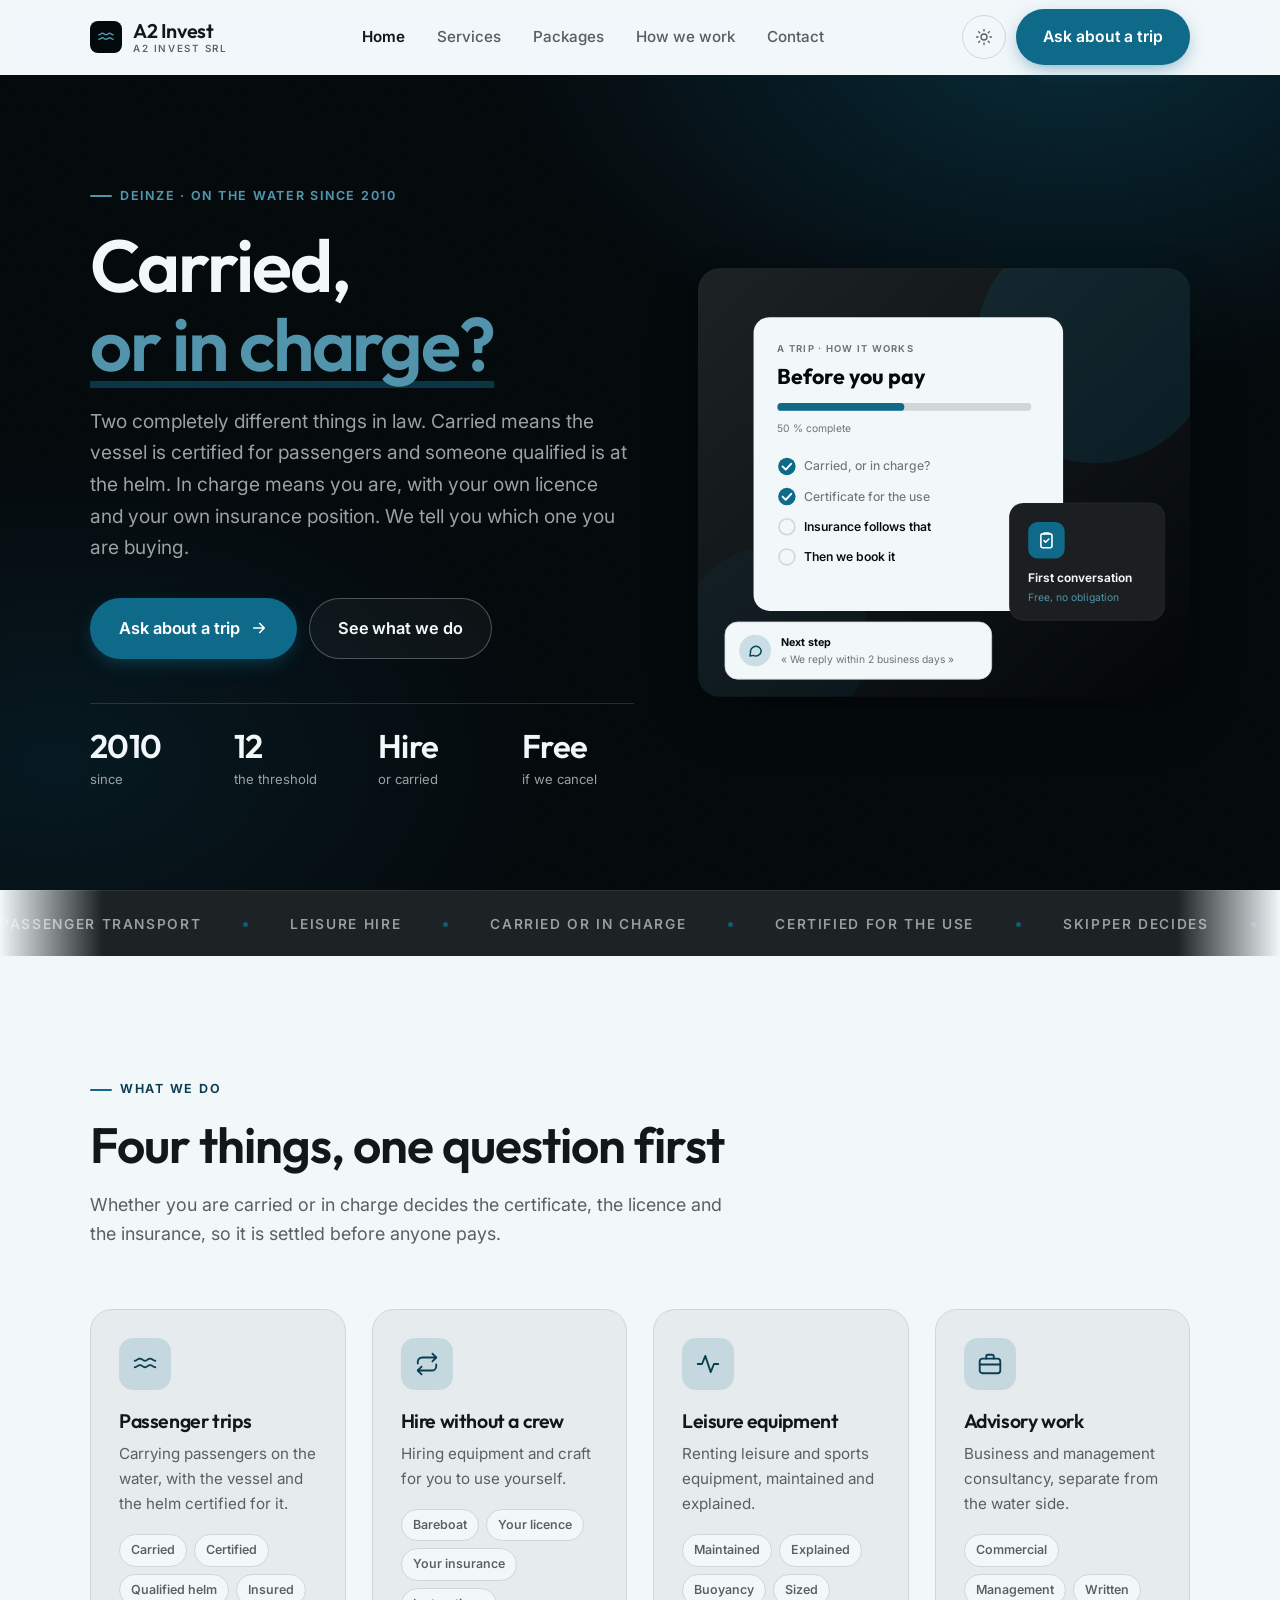
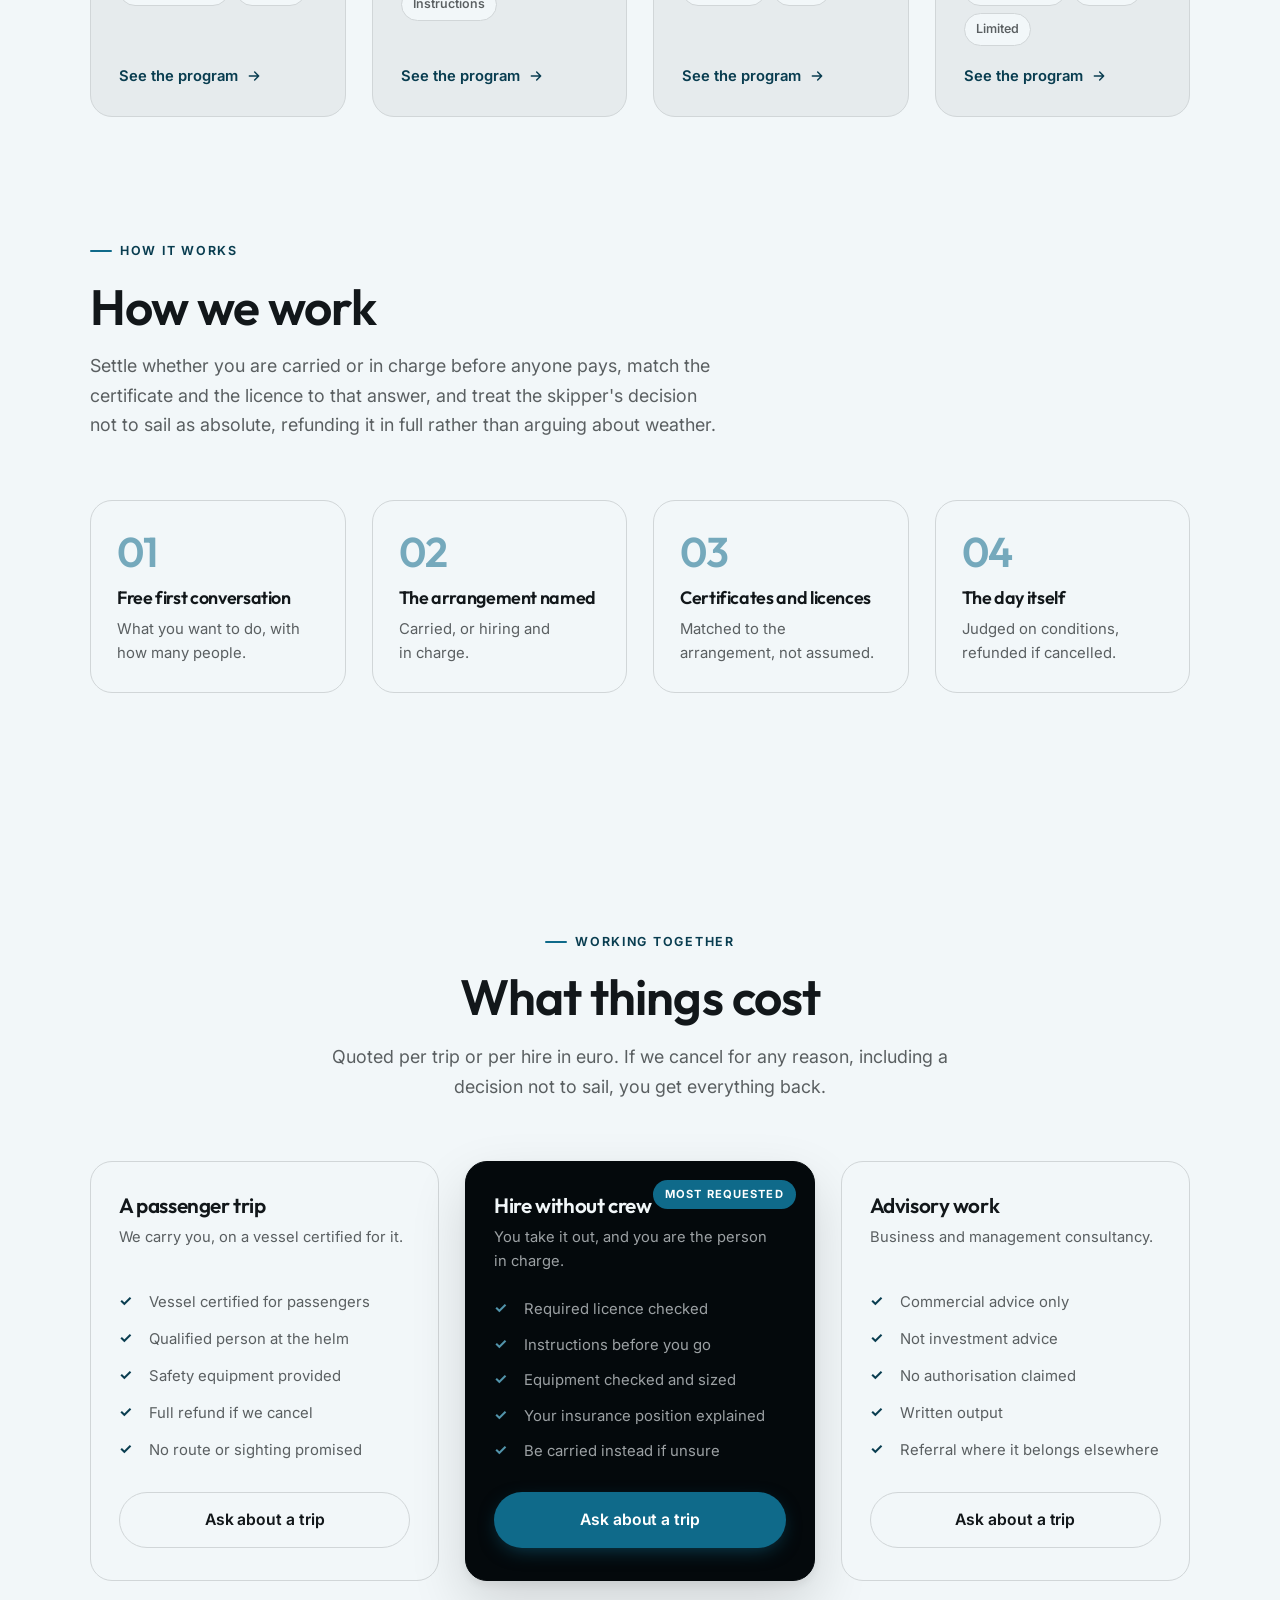
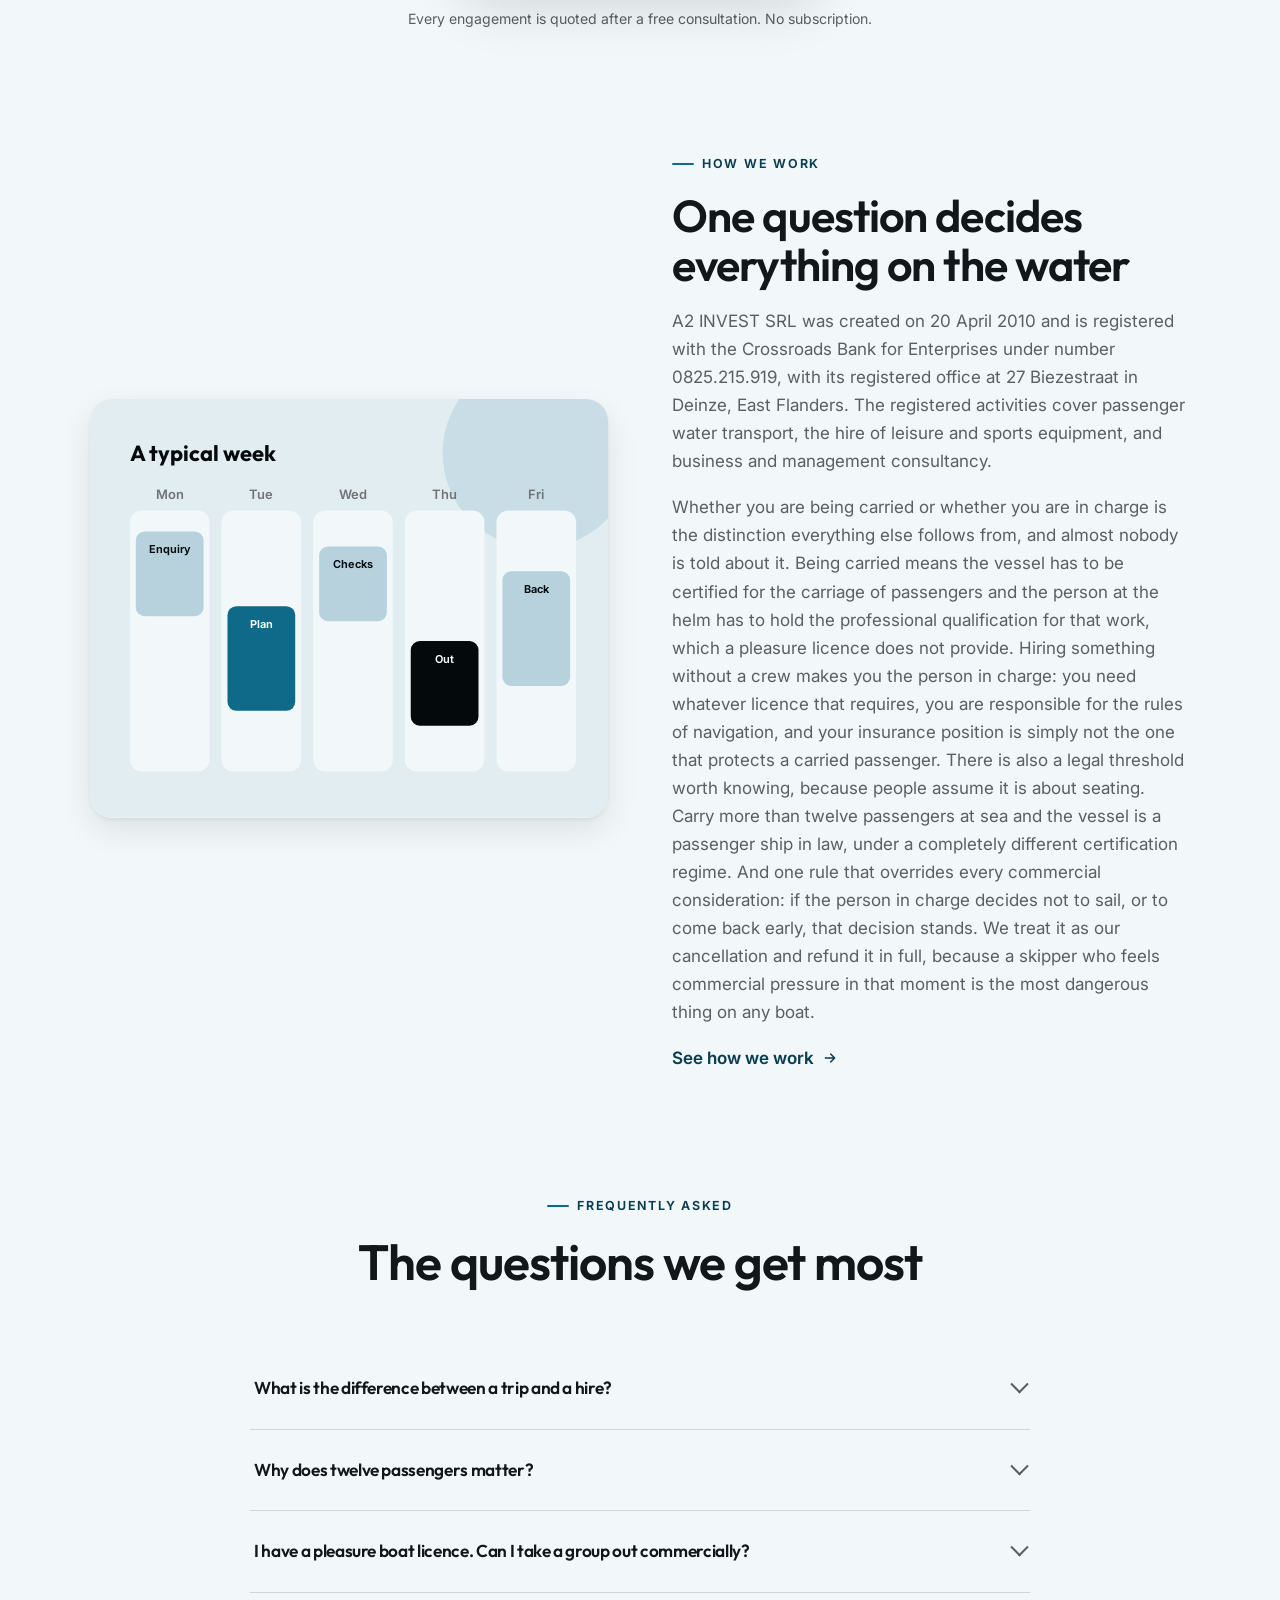
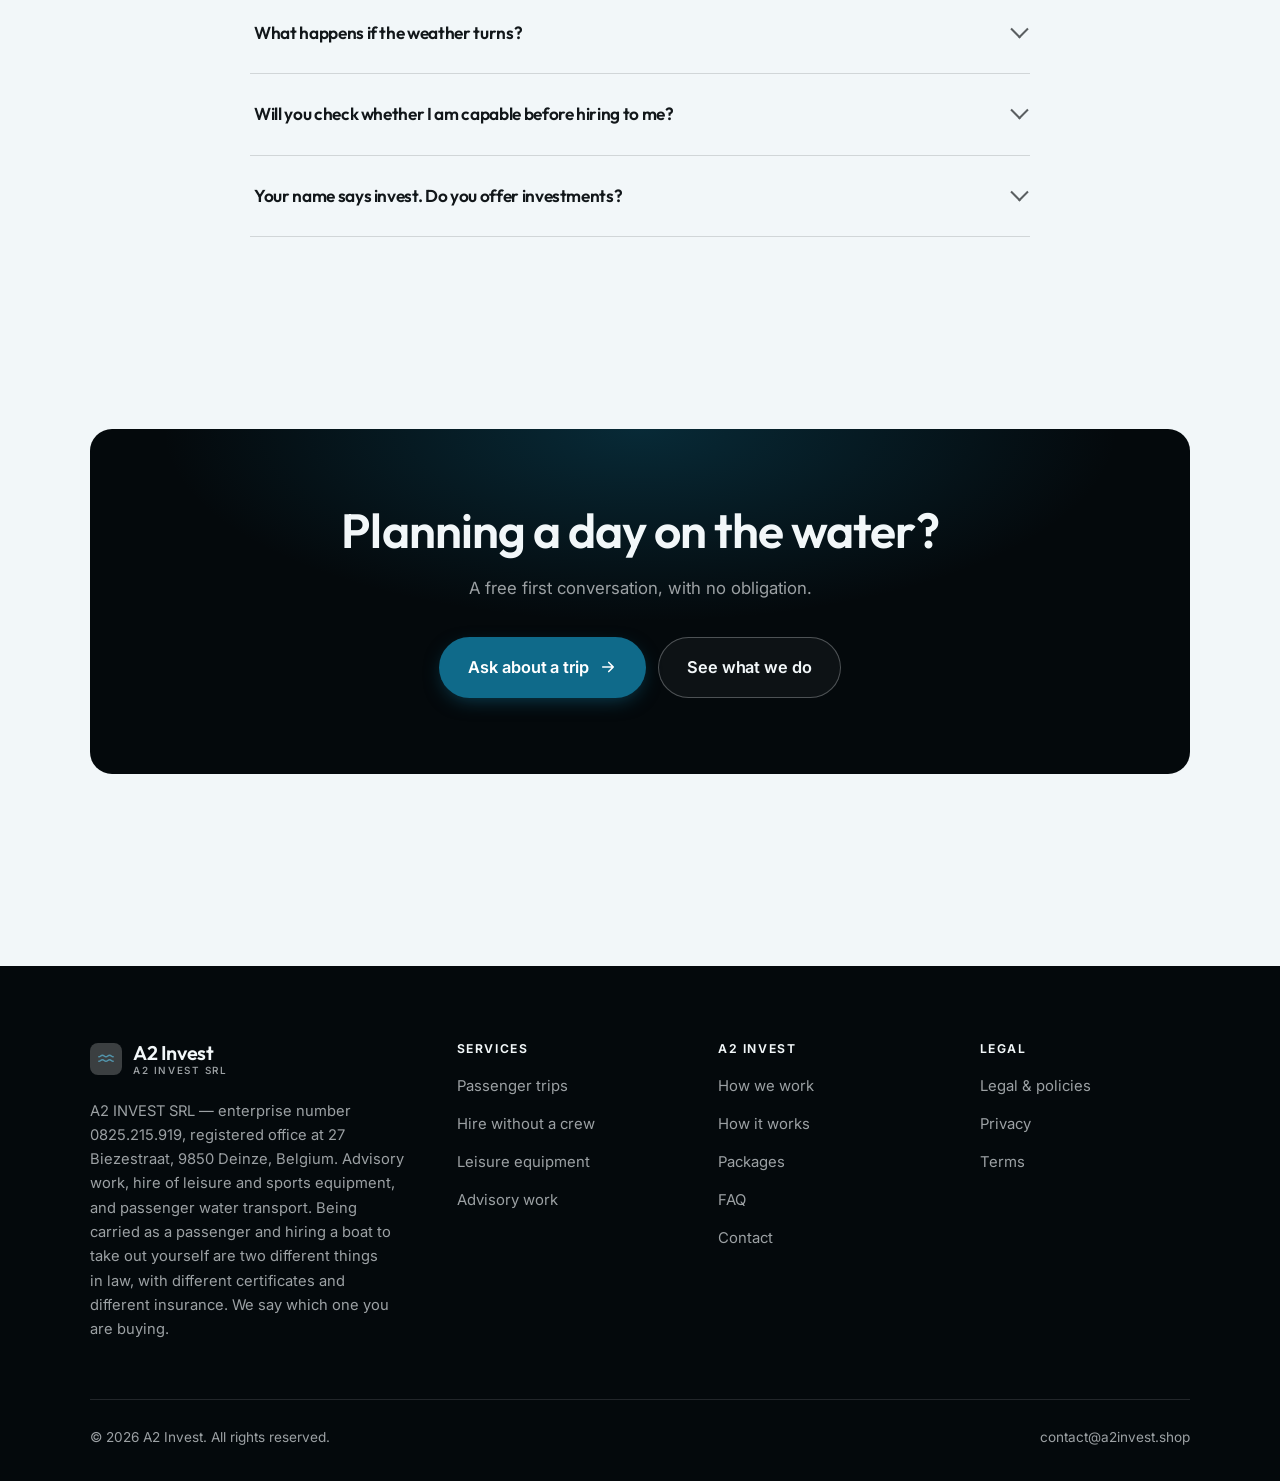
<file: index.html>
<!DOCTYPE html>
<html lang="en" class="no-js">
<head>
<meta charset="utf-8">
<meta name="viewport" content="width=device-width, initial-scale=1">
<title>A2 Invest — passenger water transport and leisure hire, Deinze</title>
<meta name="description" content="A2 INVEST SRL, passenger water transport, leisure and sports equipment hire and advisory work, from Deinze in East Flanders since 2010.">
<link rel="canonical" href="https://a2invest.shop/">

<meta property="og:type" content="website">
<meta property="og:url" content="https://a2invest.shop/">
<meta property="og:site_name" content="A2 Invest">
<meta property="og:locale" content="en_US">
<meta property="og:title" content="A2 Invest — passenger water transport and leisure hire, Deinze">
<meta property="og:description" content="A2 INVEST SRL, passenger water transport, leisure and sports equipment hire and advisory work, from Deinze in East Flanders since 2010.">
<meta name="theme-color" content="#04090c">

<link rel="icon" href="assets/img/favicon.svg" type="image/svg+xml">
<link rel="preconnect" href="https://fonts.googleapis.com">
<link rel="preconnect" href="https://fonts.gstatic.com" crossorigin>
<link rel="stylesheet" href="https://fonts.googleapis.com/css2?family=Outfit:wght@400;500;600;700&family=Inter:wght@400..700&display=swap">
<link rel="stylesheet" href="assets/css/style.css">

<!-- Thème appliqué avant le premier rendu (évite le flash) -->
<script>
document.documentElement.classList.remove('no-js');
(function(){try{var t=localStorage.getItem('site-theme');if(t){document.documentElement.setAttribute('data-theme',t);}}catch(e){}})();
</script>
<script type="application/ld+json">
{
  "@context": "https://schema.org",
  "@type": "Organization",
  "name": "A2 Invest",
  "url": "https://a2invest.shop/",
  "email": "contact@a2invest.shop",
  "description": "A2 INVEST SRL, passenger water transport, leisure and sports equipment hire and advisory work, from Deinze in East Flanders since 2010.",
  "areaServed": "US",
  "knowsLanguage": "en"
}
</script>
</head>

<body>
<a class="skip-link" href="#main">Skip to main content</a>

<header class="site-header">
  <nav class="wrap nav" aria-label="Main navigation">
    <a class="brand" href="index.html">
      <svg class="brand__mark" viewBox="0 0 64 64" aria-hidden="true">
        <rect class="bm-bg" width="64" height="64" rx="16"/>
        <g class="bm-ic" transform="translate(14 14) scale(1.5)" fill="none" stroke-width="2.1" stroke-linecap="round" stroke-linejoin="round"><path d="M2.5 9c2.4 0 2.4-2 4.75-2s2.4 2 4.75 2 2.4-2 4.75-2 2.4 2 4.75 2M2.5 15c2.4 0 2.4-2 4.75-2s2.4 2 4.75 2 2.4-2 4.75-2 2.4 2 4.75 2"/></g>
      </svg>
      <span>A2 Invest<span class="brand__sub">A2 INVEST SRL</span></span>
    </a>

    <ul class="nav__links" id="nav-links">
      <li><a href="index.html" aria-current="page">Home</a></li>
      <li><a href="programs.html">Services</a></li>
      <li><a href="index.html#pricing">Packages</a></li>
      <li><a href="about.html">How we work</a></li>
      <li><a href="contact.html">Contact</a></li>
      <li><a class="btn btn--primary" href="contact.html">Ask about a trip</a></li>
    </ul>

    <div class="nav__cta">
      <button class="theme-toggle" type="button" aria-label="Switch to dark theme">
        <svg class="icon-sun" viewBox="0 0 24 24" fill="none" stroke="currentColor" stroke-width="1.8" stroke-linecap="round" aria-hidden="true"><circle cx="12" cy="12" r="4"/><path d="M12 2v2m0 16v2M2 12h2m16 0h2M4.9 4.9l1.4 1.4m11.4 11.4 1.4 1.4M19.1 4.9l-1.4 1.4M6.3 17.7l-1.4 1.4"/></svg>
        <svg class="icon-moon" viewBox="0 0 24 24" fill="none" stroke="currentColor" stroke-width="1.8" stroke-linecap="round" stroke-linejoin="round" aria-hidden="true"><path d="M21 12.8A9 9 0 1 1 11.2 3a7 7 0 0 0 9.8 9.8z"/></svg>
      </button>
      <a class="btn btn--primary" href="contact.html">Ask about a trip</a>
      <button class="nav__toggle" type="button" aria-expanded="false" aria-controls="nav-links" aria-label="Open menu">
        <svg class="icon-open" viewBox="0 0 24 24" fill="none" stroke="currentColor" stroke-width="2" stroke-linecap="round" aria-hidden="true"><path d="M3 6h18M3 12h18M3 18h18"/></svg>
        <svg class="icon-close" viewBox="0 0 24 24" fill="none" stroke="currentColor" stroke-width="2" stroke-linecap="round" aria-hidden="true"><path d="M6 6l12 12M18 6L6 18"/></svg>
      </button>
    </div>
  </nav>
</header>

<main id="main">

<section class="hero">
  <div class="wrap hero__inner">
    <div>
      <span class="eyebrow hero__eyebrow">Deinze · On the water since 2010</span>
      <h1>Carried,<br> <em>or in charge?</em></h1>
      <p class="hero__lede">Two completely different things in law. Carried means the vessel is certified for passengers and someone qualified is at the helm. In charge means you are, with your own licence and your own insurance position. We tell you which one you are buying.</p>

      <div class="hero__actions">
        <a class="btn btn--primary btn--lg" href="contact.html">Ask about a trip <svg viewBox="0 0 24 24" fill="none" stroke="currentColor" stroke-width="2.2" stroke-linecap="round" stroke-linejoin="round" aria-hidden="true"><path d="M5 12h14M13 6l6 6-6 6"/></svg></a>
        <a class="btn btn--on-dark btn--lg" href="programs.html">See what we do</a>
      </div>

      <ul class="hero__proof">
        <li><span class="stat__num">2010</span><span class="stat__label">since</span></li>
        <li><span class="stat__num">12</span><span class="stat__label">the threshold</span></li>
        <li><span class="stat__num">Hire</span><span class="stat__label">or carried</span></li>
        <li><span class="stat__num">Free</span><span class="stat__label">if we cancel</span></li>
      </ul>
    </div>

    <div class="hero__art">
      <svg viewBox="0 0 620 540" role="img" aria-label="How a booking with A2 Invest works, starting with whether you are carried or in charge.">
        <defs>
          <linearGradient id="hbg" x1="0" y1="0" x2="1" y2="1">
            <stop offset="0" stop-color="#1d2224"/><stop offset="1" stop-color="#03070a"/>
          </linearGradient>
        </defs>
        <rect width="620" height="540" rx="22" fill="url(#hbg)"/>
        <circle cx="500" cy="96" r="150" fill="#0f6a8a" opacity=".16"/>
        <circle cx="96" cy="470" r="120" fill="#0f6a8a" opacity=".08"/>

        <g style="font-family: var(--font-body)">
          <!-- Carte programme -->
          <rect x="70" y="62" width="390" height="370" rx="20" fill="#f2f7f9"/>
          <text x="100" y="106" font-size="12" font-weight="650" letter-spacing="1.6" fill="#6f7477">A TRIP · HOW IT WORKS</text>
          <text x="100" y="146" font-size="27" font-weight="700" fill="#04090c" style="font-family: var(--font-display)">Before you pay</text>
          <rect x="100" y="170" width="320" height="10" rx="5" fill="#d1d6d8"/>
          <rect x="100" y="170" width="160" height="10" rx="5" fill="#0f6a8a"/>
          <text x="100" y="206" font-size="13" fill="#6f7477">50 % complete</text>
          <circle cx="112" cy="250" r="11" fill="#0f6a8a"/><path d="M106.5 250l4 4 7-7.5" fill="none" stroke="#ffffff" stroke-width="2.4" stroke-linecap="round" stroke-linejoin="round"/><text x="134" y="255" font-size="15.5" fill="#6f7477" font-weight="450">Carried, or in charge?</text>
          <circle cx="112" cy="288" r="11" fill="#0f6a8a"/><path d="M106.5 288l4 4 7-7.5" fill="none" stroke="#ffffff" stroke-width="2.4" stroke-linecap="round" stroke-linejoin="round"/><text x="134" y="293" font-size="15.5" fill="#6f7477" font-weight="450">Certificate for the use</text>
          <circle cx="112" cy="326" r="10" fill="none" stroke="#d1d6d8" stroke-width="2"/><text x="134" y="331" font-size="15.5" fill="#04090c" font-weight="560">Insurance follows that</text>
          <circle cx="112" cy="364" r="10" fill="none" stroke="#d1d6d8" stroke-width="2"/><text x="134" y="369" font-size="15.5" fill="#04090c" font-weight="560">Then we book it</text>

          <!-- Carte séance -->
          <rect x="392" y="296" width="196" height="148" rx="18" fill="#1b1f22" stroke="#ffffff" stroke-opacity=".08"/>
          <rect x="416" y="320" width="46" height="46" rx="12" fill="#0f6a8a"/>
          <g transform="translate(427 331)" fill="none" stroke="#ffffff" color="#ffffff" stroke-width="2" stroke-linecap="round" stroke-linejoin="round"><rect x="5" y="4" width="14" height="17.5" rx="2.5"/><path d="M9 4V3h6v1M9 12.5l2 2 4-4"/></g>
          <text x="416" y="396" font-size="15" font-weight="650" fill="#f2f7f9">First conversation</text>
          <text x="416" y="420" font-size="13" fill="#5294ab">Free, no obligation</text>

          <!-- Retour du coach -->
          <rect x="34" y="446" width="336" height="72" rx="16" fill="#f2f7f9" stroke="#d1d6d8"/>
          <circle cx="72" cy="482" r="20" fill="#c9dee5"/>
          <g transform="translate(62 472) scale(.84)" fill="none" stroke="#0a455a" stroke-width="2.2" stroke-linecap="round" stroke-linejoin="round"><path d="M21 12a8 8 0 0 1-11.6 7.1L4 20l1-4.6A8 8 0 1 1 21 12z"/></g>
          <text x="104" y="476" font-size="13.5" font-weight="700" fill="#04090c">Next step</text>
          <text x="104" y="498" font-size="13" fill="#6f7477">« We reply within 2 business days »</text>
        </g>
      </svg>
    </div>
  </div>
</section>

<div class="marquee" aria-hidden="true">
  <div class="marquee__track"><span>Passenger transport</span><span>Leisure hire</span><span>Carried or in charge</span><span>Certified for the use</span><span>Skipper decides</span><span>Refunded if cancelled</span><span>Safety equipment</span><span>Advisory work</span><span>Deinze</span><span>Since 2010</span><span>Passenger transport</span><span>Leisure hire</span><span>Carried or in charge</span><span>Certified for the use</span><span>Skipper decides</span><span>Refunded if cancelled</span><span>Safety equipment</span><span>Advisory work</span><span>Deinze</span><span>Since 2010</span></div>
</div>

<section class="section wrap" id="programs">
  <div class="section-head reveal">
    <span class="eyebrow">What we do</span>
    <h2>Four things, one question first</h2>
    <p>Whether you are carried or in charge decides the certificate, the licence and the insurance, so it is settled before anyone pays.</p>
  </div>
  <div class="grid grid--4 reveal-group">
    <a class="card" href="programs.html#passenger">
      <div class="card__icon"><svg viewBox="0 0 24 24" fill="none" stroke="currentColor" stroke-width="1.7" stroke-linecap="round" stroke-linejoin="round" aria-hidden="true"><path d="M2.5 9c2.4 0 2.4-2 4.75-2s2.4 2 4.75 2 2.4-2 4.75-2 2.4 2 4.75 2M2.5 15c2.4 0 2.4-2 4.75-2s2.4 2 4.75 2 2.4-2 4.75-2 2.4 2 4.75 2"/></svg></div>
      <h3>Passenger trips</h3>
      <p>Carrying passengers on the water, with the vessel and the helm certified for it.</p>
      <ul class="tags"><li>Carried</li><li>Certified</li><li>Qualified helm</li><li>Insured</li></ul>
      <span class="arrow-link">See the program <svg viewBox="0 0 24 24" fill="none" stroke="currentColor" stroke-width="2.2" stroke-linecap="round" stroke-linejoin="round" aria-hidden="true"><path d="M5 12h14M13 6l6 6-6 6"/></svg></span>
    </a>
    <a class="card" href="programs.html#hire">
      <div class="card__icon"><svg viewBox="0 0 24 24" fill="none" stroke="currentColor" stroke-width="1.7" stroke-linecap="round" stroke-linejoin="round" aria-hidden="true"><path d="M17 2.5l3.5 3.5L17 9.5"/><path d="M3.5 11.5V10A4 4 0 0 1 7.5 6h13M7 21.5 3.5 18 7 14.5"/><path d="M20.5 12.5V14a4 4 0 0 1-4 4h-13"/></svg></div>
      <h3>Hire without a crew</h3>
      <p>Hiring equipment and craft for you to use yourself.</p>
      <ul class="tags"><li>Bareboat</li><li>Your licence</li><li>Your insurance</li><li>Instructions</li></ul>
      <span class="arrow-link">See the program <svg viewBox="0 0 24 24" fill="none" stroke="currentColor" stroke-width="2.2" stroke-linecap="round" stroke-linejoin="round" aria-hidden="true"><path d="M5 12h14M13 6l6 6-6 6"/></svg></span>
    </a>
    <a class="card" href="programs.html#equipment">
      <div class="card__icon"><svg viewBox="0 0 24 24" fill="none" stroke="currentColor" stroke-width="1.7" stroke-linecap="round" stroke-linejoin="round" aria-hidden="true"><path d="M2.5 12h4l3-7.5 5 15 3-7.5h4"/></svg></div>
      <h3>Leisure equipment</h3>
      <p>Renting leisure and sports equipment, maintained and explained.</p>
      <ul class="tags"><li>Maintained</li><li>Explained</li><li>Buoyancy</li><li>Sized</li></ul>
      <span class="arrow-link">See the program <svg viewBox="0 0 24 24" fill="none" stroke="currentColor" stroke-width="2.2" stroke-linecap="round" stroke-linejoin="round" aria-hidden="true"><path d="M5 12h14M13 6l6 6-6 6"/></svg></span>
    </a>
    <a class="card" href="programs.html#advisory">
      <div class="card__icon"><svg viewBox="0 0 24 24" fill="none" stroke="currentColor" stroke-width="1.7" stroke-linecap="round" stroke-linejoin="round" aria-hidden="true"><rect x="2.5" y="7" width="19" height="13.5" rx="2.5"/><path d="M8.5 7V5a1.5 1.5 0 0 1 1.5-1.5h4A1.5 1.5 0 0 1 15.5 5v2M2.5 12.5h19"/></svg></div>
      <h3>Advisory work</h3>
      <p>Business and management consultancy, separate from the water side.</p>
      <ul class="tags"><li>Commercial</li><li>Management</li><li>Written</li><li>Limited</li></ul>
      <span class="arrow-link">See the program <svg viewBox="0 0 24 24" fill="none" stroke="currentColor" stroke-width="2.2" stroke-linecap="round" stroke-linejoin="round" aria-hidden="true"><path d="M5 12h14M13 6l6 6-6 6"/></svg></span>
    </a>
  </div>
</section>

<section class="section section--flush wrap" id="how-it-works">
  <div class="section-head reveal">
    <span class="eyebrow">How it works</span>
    <h2>How we work</h2>
    <p>Settle whether you are carried or in charge before anyone pays, match the certificate and the licence to that answer, and treat the skipper's decision not to sail as absolute, refunding it in full rather than arguing about weather.</p>
  </div>
  <div class="grid grid--4 steps reveal-group">
    <article class="step">
      <h3>Free first conversation</h3>
      <p>What you want to do, with how many people.</p>
    </article>
    <article class="step">
      <h3>The arrangement named</h3>
      <p>Carried, or hiring and in charge.</p>
    </article>
    <article class="step">
      <h3>Certificates and licences</h3>
      <p>Matched to the arrangement, not assumed.</p>
    </article>
    <article class="step">
      <h3>The day itself</h3>
      <p>Judged on conditions, refunded if cancelled.</p>
    </article>
  </div>
</section>

<section class="section wrap" id="pricing">
  <div class="section-head section-head--center reveal">
    <span class="eyebrow">Working together</span>
    <h2>What things cost</h2>
    <p>Quoted per trip or per hire in euro. If we cancel for any reason, including a decision not to sail, you get everything back.</p>
  </div>
  <div class="grid grid--3 plans reveal-group">
    <article class="plan">
      
      <h3>A passenger trip</h3>
      <p class="plan__desc">We carry you, on a vessel certified for it.</p>
      
      <ul class="plan__features">
        <li>Vessel certified for passengers</li>
        <li>Qualified person at the helm</li>
        <li>Safety equipment provided</li>
        <li>Full refund if we cancel</li>
        <li>No route or sighting promised</li>
      </ul>
      <a class="btn btn--ghost btn--block" href="contact.html">Ask about a trip</a>
    </article>
    <article class="plan plan--featured">
      <span class="plan__tag">Most requested</span>
      <h3>Hire without crew</h3>
      <p class="plan__desc">You take it out, and you are the person in charge.</p>
      
      <ul class="plan__features">
        <li>Required licence checked</li>
        <li>Instructions before you go</li>
        <li>Equipment checked and sized</li>
        <li>Your insurance position explained</li>
        <li>Be carried instead if unsure</li>
      </ul>
      <a class="btn btn--primary btn--block" href="contact.html">Ask about a trip</a>
    </article>
    <article class="plan">
      
      <h3>Advisory work</h3>
      <p class="plan__desc">Business and management consultancy.</p>
      
      <ul class="plan__features">
        <li>Commercial advice only</li>
        <li>Not investment advice</li>
        <li>No authorisation claimed</li>
        <li>Written output</li>
        <li>Referral where it belongs elsewhere</li>
      </ul>
      <a class="btn btn--ghost btn--block" href="contact.html">Ask about a trip</a>
    </article>
  </div>
  <p class="plans-note">Every engagement is quoted after a free consultation. No subscription.</p>
</section>

<section class="section section--flush wrap">
  <div class="split reveal">
    <div class="split__art">
      <svg viewBox="0 0 520 420" role="img" aria-label="Example of a typical week: Enquiry, Plan, Checks, Out, Back.">
        <rect width="520" height="420" rx="20" fill="#e2edf1"/>
        <circle cx="450" cy="54" r="96" fill="#0f6a8a" opacity=".12"/>
        <g style="font-family: var(--font-body)">
        <text x="40" y="62" font-size="22" font-weight="700" fill="#04090c" style="font-family: var(--font-display)">A typical week</text>
        <text x="80" y="100" text-anchor="middle" font-size="13" font-weight="600" fill="#6f7477">Mon</text>
        <rect x="40" y="112" width="80" height="262" rx="12" fill="#f2f7f9"/>
        <rect x="46" y="133" width="68" height="85" rx="9" fill="#b7d2dc"/>
        <text x="80" y="155" text-anchor="middle" font-size="11" font-weight="650" fill="#04090c">Enquiry</text>
        <text x="172" y="100" text-anchor="middle" font-size="13" font-weight="600" fill="#6f7477">Tue</text>
        <rect x="132" y="112" width="80" height="262" rx="12" fill="#f2f7f9"/>
        <rect x="138" y="208" width="68" height="105" rx="9" fill="#0f6a8a"/>
        <text x="172" y="230" text-anchor="middle" font-size="11" font-weight="650" fill="#ffffff">Plan</text>
        <text x="264" y="100" text-anchor="middle" font-size="13" font-weight="600" fill="#6f7477">Wed</text>
        <rect x="224" y="112" width="80" height="262" rx="12" fill="#f2f7f9"/>
        <rect x="230" y="148" width="68" height="75" rx="9" fill="#b7d2dc"/>
        <text x="264" y="170" text-anchor="middle" font-size="11" font-weight="650" fill="#04090c">Checks</text>
        <text x="356" y="100" text-anchor="middle" font-size="13" font-weight="600" fill="#6f7477">Thu</text>
        <rect x="316" y="112" width="80" height="262" rx="12" fill="#f2f7f9"/>
        <rect x="322" y="243" width="68" height="85" rx="9" fill="#04090c"/>
        <text x="356" y="265" text-anchor="middle" font-size="11" font-weight="650" fill="#f2f7f9">Out</text>
        <text x="448" y="100" text-anchor="middle" font-size="13" font-weight="600" fill="#6f7477">Fri</text>
        <rect x="408" y="112" width="80" height="262" rx="12" fill="#f2f7f9"/>
        <rect x="414" y="173" width="68" height="115" rx="9" fill="#b7d2dc"/>
        <text x="448" y="195" text-anchor="middle" font-size="11" font-weight="650" fill="#04090c">Back</text>
        </g>
      </svg>
    </div>
    <div>
      <span class="eyebrow">How we work</span>
      <h2>One question decides everything on the water</h2>
      <p>A2 INVEST SRL was created on 20 April 2010 and is registered with the Crossroads Bank for Enterprises under number 0825.215.919, with its registered office at 27 Biezestraat in Deinze, East Flanders. The registered activities cover passenger water transport, the hire of leisure and sports equipment, and business and management consultancy.</p>
      <p>Whether you are being carried or whether you are in charge is the distinction everything else follows from, and almost nobody is told about it. Being carried means the vessel has to be certified for the carriage of passengers and the person at the helm has to hold the professional qualification for that work, which a pleasure licence does not provide. Hiring something without a crew makes you the person in charge: you need whatever licence that requires, you are responsible for the rules of navigation, and your insurance position is simply not the one that protects a carried passenger. There is also a legal threshold worth knowing, because people assume it is about seating. Carry more than twelve passengers at sea and the vessel is a passenger ship in law, under a completely different certification regime. And one rule that overrides every commercial consideration: if the person in charge decides not to sail, or to come back early, that decision stands. We treat it as our cancellation and refund it in full, because a skipper who feels commercial pressure in that moment is the most dangerous thing on any boat.</p>
      <p><a class="arrow-link" href="about.html">See how we work <svg viewBox="0 0 24 24" fill="none" stroke="currentColor" stroke-width="2.2" stroke-linecap="round" stroke-linejoin="round" aria-hidden="true"><path d="M5 12h14M13 6l6 6-6 6"/></svg></a></p>
    </div>
  </div>
</section>

<section class="section section--flush wrap" id="faq">
  <div class="section-head section-head--center reveal">
    <span class="eyebrow">Frequently asked</span>
    <h2>The questions we get most</h2>
  </div>
  <div class="faq reveal">
    <details>
      <summary>What is the difference between a trip and a hire?</summary>
      <p>Who is in charge. On a trip we carry you, which requires the vessel to be certified for carrying passengers and the person at the helm to hold the professional qualification for it. On a hire you take the craft out yourself, which makes you the person in charge, responsible for holding any required licence and for the navigation rules. The insurance position differs fundamentally between the two, and that is the part people discover too late.</p>
    </details>
    <details>
      <summary>Why does twelve passengers matter?</summary>
      <p>Because it is a legal threshold rather than a question of how many seats there are. A vessel carrying more than twelve passengers at sea is a passenger ship for the purposes of the international conventions, which brings an entirely different and much heavier certification regime. So a group of thirteen is not simply one more person than a group of twelve, it is a different kind of operation.</p>
    </details>
    <details>
      <summary>I have a pleasure boat licence. Can I take a group out commercially?</summary>
      <p>No, and this catches people out regularly. A pleasure navigation licence does not authorise carrying passengers for remuneration. Doing it anyway means operating outside the regime the activity requires, and the predictable consequence is not a fine but an insurer declining a claim after something has gone wrong. If you want to carry people for money, you need the vessel certified for it and the qualification that goes with it.</p>
    </details>
    <details>
      <summary>What happens if the weather turns?</summary>
      <p>The person in charge decides, and that decision is absolute. Weather, sea state, visibility, the condition of the vessel and the condition of the people on board are all proper reasons not to go or to come back early. When that happens we treat it as our cancellation and refund everything you have paid, with no administration fee. A skipper under commercial pressure to sail is the single most dangerous thing on a boat, so we remove the pressure.</p>
    </details>
    <details>
      <summary>Will you check whether I am capable before hiring to me?</summary>
      <p>We will check any licence the law requires for what you are taking out, and we will give you the instructions you need to use it safely. We do not assess your competence beyond that and we are not going to pretend we do, because a reassuring glance is not an assessment. If you are not confident in the conditions on the day, be carried instead. There is no embarrassment in it and it is usually the better afternoon.</p>
    </details>
    <details>
      <summary>Your name says invest. Do you offer investments?</summary>
      <p>No. The consultancy we provide is commercial advice on business and management questions. We are not an investment firm, we manage nobody's money, we hold no authorisation from the Financial Services and Markets Authority and nothing on this site is an offer, invitation or inducement to invest. The name is a name, and it is worth saying so plainly.</p>
    </details>
  </div>
</section>

<section class="wrap section--tight">
  <div class="cta-band reveal">
    <h2>Planning a day on the water?</h2>
    <p>A free first conversation, with no obligation.</p>
    <div class="hero__actions">
      <a class="btn btn--primary btn--lg" href="contact.html">Ask about a trip <svg viewBox="0 0 24 24" fill="none" stroke="currentColor" stroke-width="2.2" stroke-linecap="round" stroke-linejoin="round" aria-hidden="true"><path d="M5 12h14M13 6l6 6-6 6"/></svg></a>
      <a class="btn btn--on-dark btn--lg" href="programs.html">See what we do</a>
    </div>
  </div>
</section>

</main>

<footer class="site-footer">
  <div class="wrap">
    <div class="footer__grid">
      <div class="footer__brand">
        <a class="brand" href="index.html">
          <svg class="brand__mark" viewBox="0 0 64 64" aria-hidden="true">
        <rect class="bm-bg" width="64" height="64" rx="16"/>
        <g class="bm-ic" transform="translate(14 14) scale(1.5)" fill="none" stroke-width="2.1" stroke-linecap="round" stroke-linejoin="round"><path d="M2.5 9c2.4 0 2.4-2 4.75-2s2.4 2 4.75 2 2.4-2 4.75-2 2.4 2 4.75 2M2.5 15c2.4 0 2.4-2 4.75-2s2.4 2 4.75 2 2.4-2 4.75-2 2.4 2 4.75 2"/></g>
      </svg>
          <span>A2 Invest<span class="brand__sub">A2 INVEST SRL</span></span>
        </a>
        <p>A2 INVEST SRL — enterprise number 0825.215.919, registered office at 27 Biezestraat, 9850 Deinze, Belgium. Advisory work, hire of leisure and sports equipment, and passenger water transport. Being carried as a passenger and hiring a boat to take out yourself are two different things in law, with different certificates and different insurance. We say which one you are buying.</p>
      </div>

      <div class="footer__col">
        <h4>Services</h4>
        <ul>
          <li><a href="programs.html#passenger">Passenger trips</a></li>
          <li><a href="programs.html#hire">Hire without a crew</a></li>
          <li><a href="programs.html#equipment">Leisure equipment</a></li>
          <li><a href="programs.html#advisory">Advisory work</a></li>
        </ul>
      </div>

      <div class="footer__col">
        <h4>A2 Invest</h4>
        <ul>
          <li><a href="about.html">How we work</a></li>
          <li><a href="index.html#how-it-works">How it works</a></li>
          <li><a href="index.html#pricing">Packages</a></li>
          <li><a href="index.html#faq">FAQ</a></li>
          <li><a href="contact.html">Contact</a></li>
        </ul>
      </div>

      <div class="footer__col">
        <h4>Legal</h4>
        <ul>
          <li><a href="legal.html">Legal &amp; policies</a></li>
          <li><a href="legal.html#privacy">Privacy</a></li>
          <li><a href="legal.html#terms">Terms</a></li>
        </ul>
      </div>
    </div>

    <div class="footer__bottom">
      <p>© <span data-year>2026</span> A2 Invest. All rights reserved.</p>
      <p><a href="mailto:contact@a2invest.shop">contact@a2invest.shop</a></p>
    </div>
  </div>
</footer>

<script src="assets/js/main.js" defer></script>
</body>
</html>
</file>
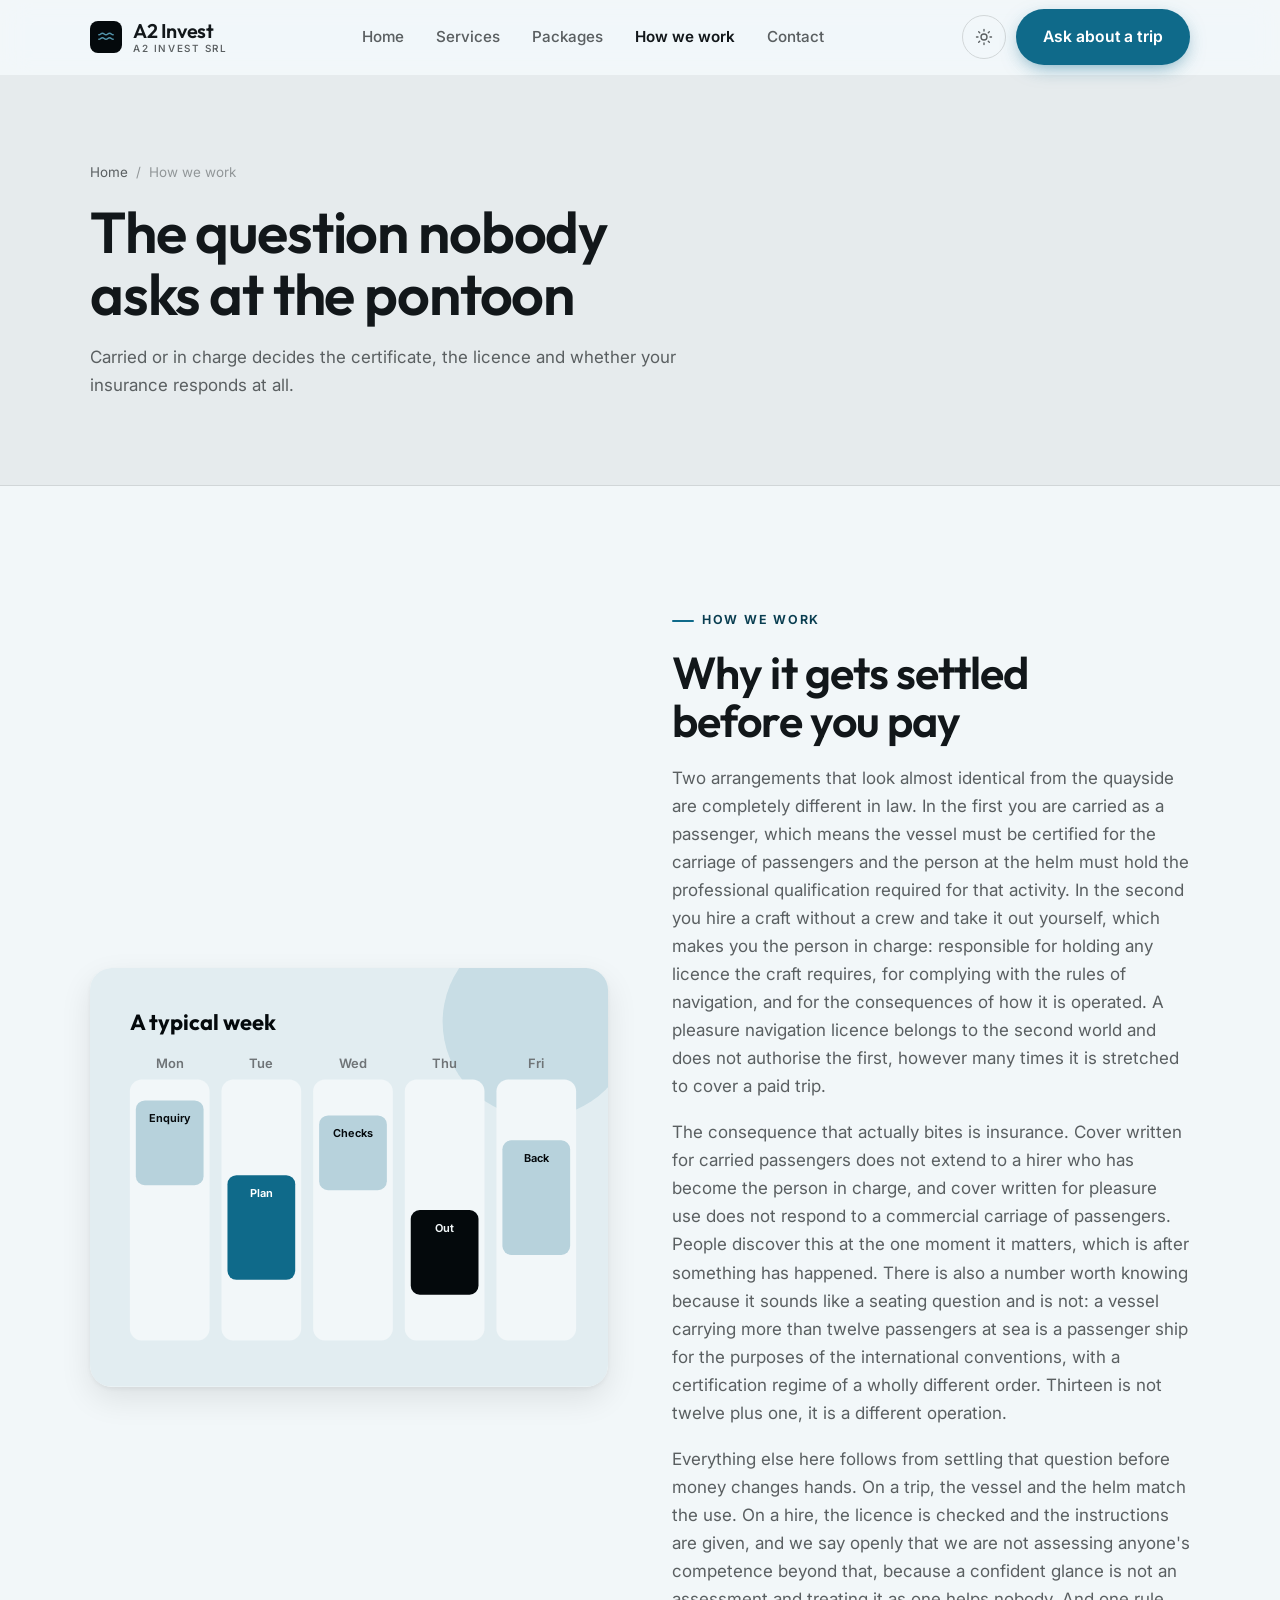
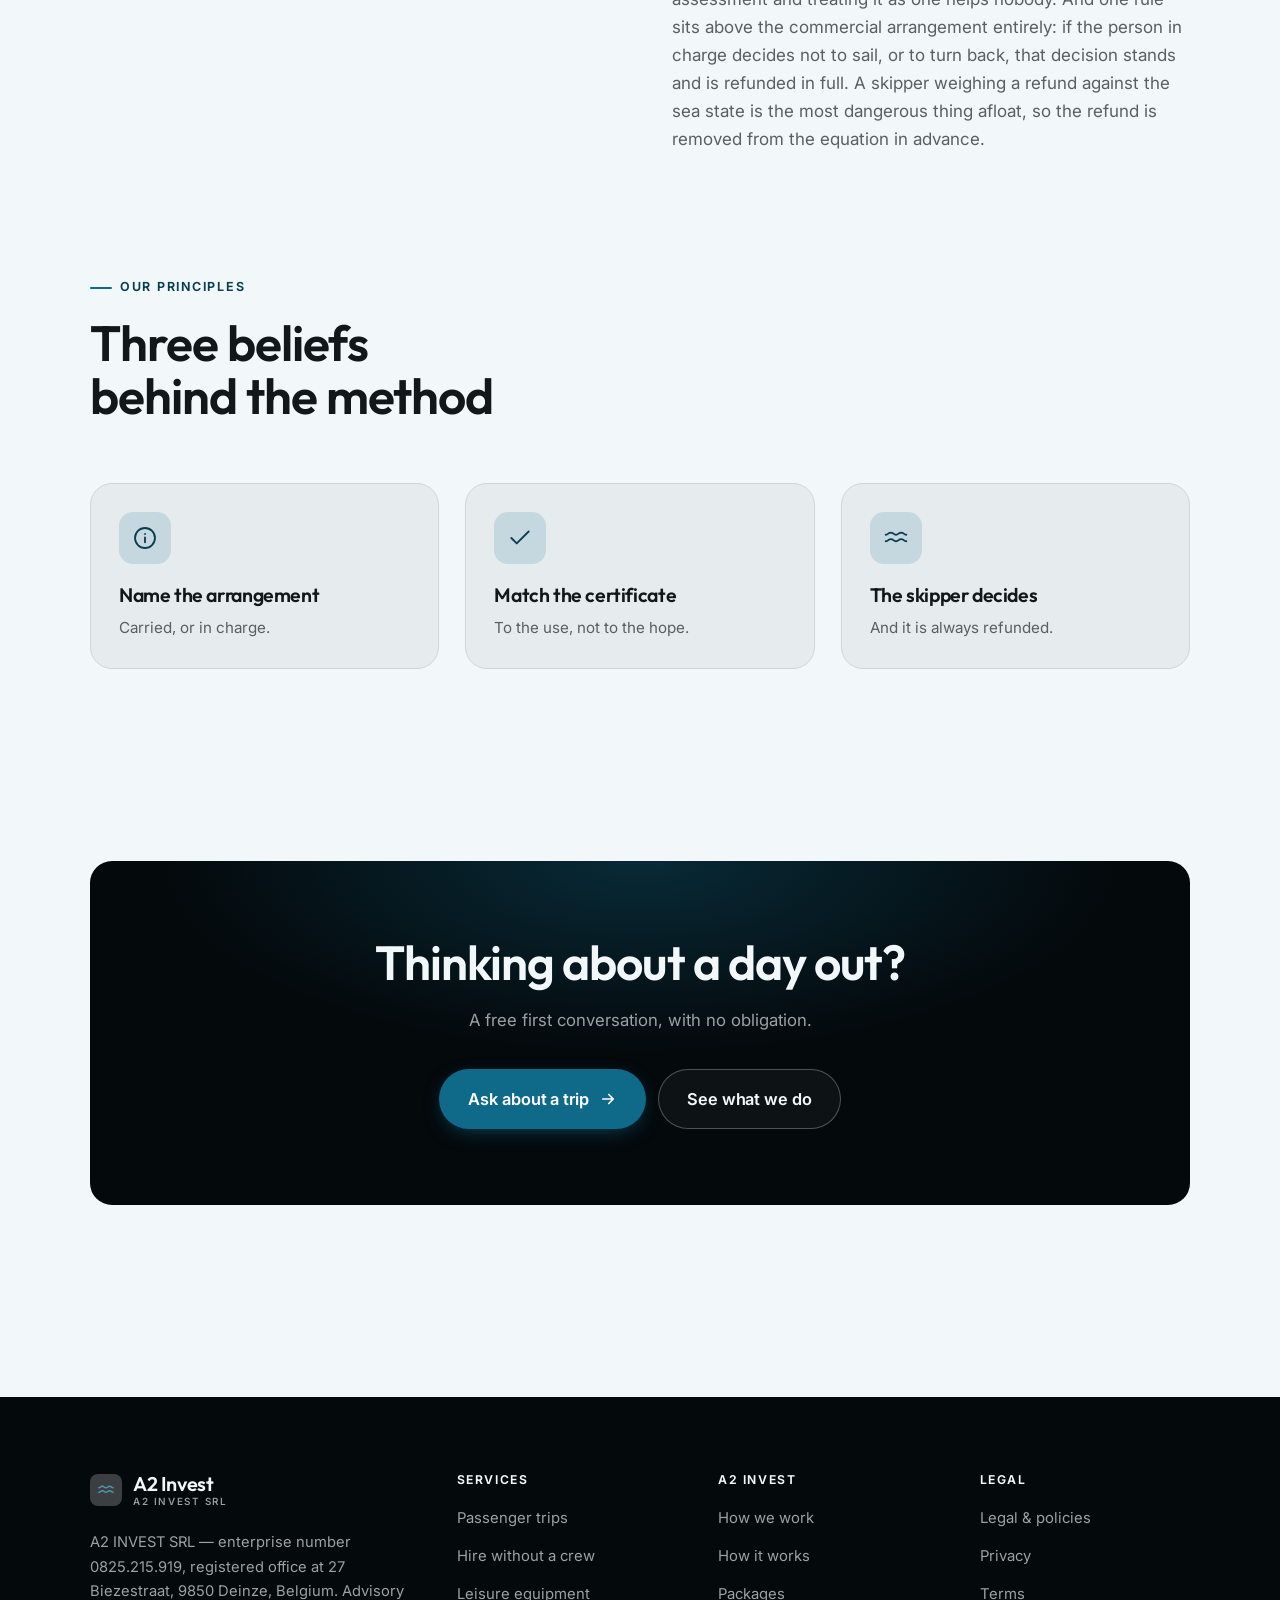
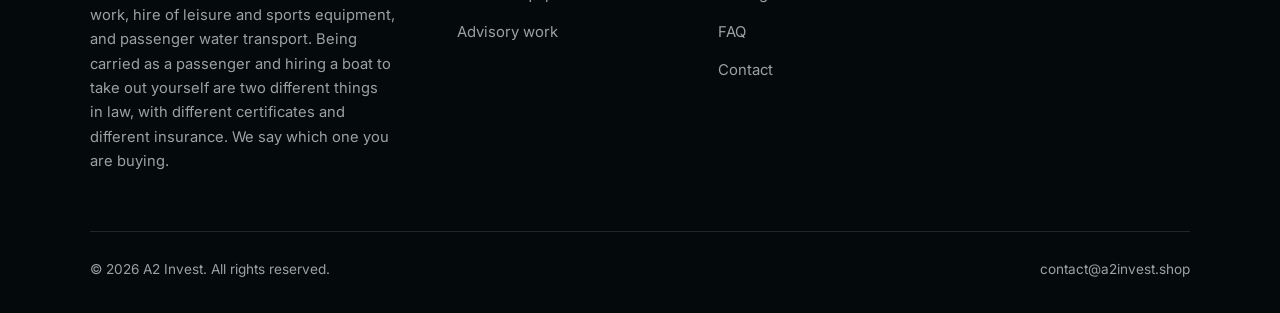
<file: about.html>
<!DOCTYPE html>
<html lang="en" class="no-js">
<head>
<meta charset="utf-8">
<meta name="viewport" content="width=device-width, initial-scale=1">
<title>How we work — A2 Invest</title>
<meta name="description" content="About A2 INVEST SRL, passenger water transport and leisure hire in Deinze, East Flanders, since 2010.">
<link rel="canonical" href="https://a2invest.shop/about.html">

<meta property="og:type" content="website">
<meta property="og:url" content="https://a2invest.shop/about.html">
<meta property="og:site_name" content="A2 Invest">
<meta property="og:locale" content="en_US">
<meta property="og:title" content="How we work — A2 Invest">
<meta property="og:description" content="About A2 INVEST SRL, passenger water transport and leisure hire in Deinze, East Flanders, since 2010.">
<meta name="theme-color" content="#04090c">

<link rel="icon" href="assets/img/favicon.svg" type="image/svg+xml">
<link rel="preconnect" href="https://fonts.googleapis.com">
<link rel="preconnect" href="https://fonts.gstatic.com" crossorigin>
<link rel="stylesheet" href="https://fonts.googleapis.com/css2?family=Outfit:wght@400;500;600;700&family=Inter:wght@400..700&display=swap">
<link rel="stylesheet" href="assets/css/style.css">

<!-- Thème appliqué avant le premier rendu (évite le flash) -->
<script>
document.documentElement.classList.remove('no-js');
(function(){try{var t=localStorage.getItem('site-theme');if(t){document.documentElement.setAttribute('data-theme',t);}}catch(e){}})();
</script>
</head>

<body>
<a class="skip-link" href="#main">Skip to main content</a>

<header class="site-header">
  <nav class="wrap nav" aria-label="Main navigation">
    <a class="brand" href="index.html">
      <svg class="brand__mark" viewBox="0 0 64 64" aria-hidden="true">
        <rect class="bm-bg" width="64" height="64" rx="16"/>
        <g class="bm-ic" transform="translate(14 14) scale(1.5)" fill="none" stroke-width="2.1" stroke-linecap="round" stroke-linejoin="round"><path d="M2.5 9c2.4 0 2.4-2 4.75-2s2.4 2 4.75 2 2.4-2 4.75-2 2.4 2 4.75 2M2.5 15c2.4 0 2.4-2 4.75-2s2.4 2 4.75 2 2.4-2 4.75-2 2.4 2 4.75 2"/></g>
      </svg>
      <span>A2 Invest<span class="brand__sub">A2 INVEST SRL</span></span>
    </a>

    <ul class="nav__links" id="nav-links">
      <li><a href="index.html">Home</a></li>
      <li><a href="programs.html">Services</a></li>
      <li><a href="index.html#pricing">Packages</a></li>
      <li><a href="about.html" aria-current="page">How we work</a></li>
      <li><a href="contact.html">Contact</a></li>
      <li><a class="btn btn--primary" href="contact.html">Ask about a trip</a></li>
    </ul>

    <div class="nav__cta">
      <button class="theme-toggle" type="button" aria-label="Switch to dark theme">
        <svg class="icon-sun" viewBox="0 0 24 24" fill="none" stroke="currentColor" stroke-width="1.8" stroke-linecap="round" aria-hidden="true"><circle cx="12" cy="12" r="4"/><path d="M12 2v2m0 16v2M2 12h2m16 0h2M4.9 4.9l1.4 1.4m11.4 11.4 1.4 1.4M19.1 4.9l-1.4 1.4M6.3 17.7l-1.4 1.4"/></svg>
        <svg class="icon-moon" viewBox="0 0 24 24" fill="none" stroke="currentColor" stroke-width="1.8" stroke-linecap="round" stroke-linejoin="round" aria-hidden="true"><path d="M21 12.8A9 9 0 1 1 11.2 3a7 7 0 0 0 9.8 9.8z"/></svg>
      </button>
      <a class="btn btn--primary" href="contact.html">Ask about a trip</a>
      <button class="nav__toggle" type="button" aria-expanded="false" aria-controls="nav-links" aria-label="Open menu">
        <svg class="icon-open" viewBox="0 0 24 24" fill="none" stroke="currentColor" stroke-width="2" stroke-linecap="round" aria-hidden="true"><path d="M3 6h18M3 12h18M3 18h18"/></svg>
        <svg class="icon-close" viewBox="0 0 24 24" fill="none" stroke="currentColor" stroke-width="2" stroke-linecap="round" aria-hidden="true"><path d="M6 6l12 12M18 6L6 18"/></svg>
      </button>
    </div>
  </nav>
</header>

<main id="main">

<section class="page-head">
  <div class="wrap">
    <nav class="breadcrumb" aria-label="Breadcrumb">
      <a href="index.html">Home</a><span>/</span><span aria-current="page">How we work</span>
    </nav>
    <h1>The question nobody asks at the pontoon</h1>
    <p>Carried or in charge decides the certificate, the licence and whether your insurance responds at all.</p>
  </div>
</section>

<section class="section wrap">
  <div class="split reveal">
    <div class="split__art">
      <svg viewBox="0 0 520 420" role="img" aria-label="Example of a typical week: Enquiry, Plan, Checks, Out, Back.">
        <rect width="520" height="420" rx="20" fill="#e2edf1"/>
        <circle cx="450" cy="54" r="96" fill="#0f6a8a" opacity=".12"/>
        <g style="font-family: var(--font-body)">
        <text x="40" y="62" font-size="22" font-weight="700" fill="#04090c" style="font-family: var(--font-display)">A typical week</text>
        <text x="80" y="100" text-anchor="middle" font-size="13" font-weight="600" fill="#6f7477">Mon</text>
        <rect x="40" y="112" width="80" height="262" rx="12" fill="#f2f7f9"/>
        <rect x="46" y="133" width="68" height="85" rx="9" fill="#b7d2dc"/>
        <text x="80" y="155" text-anchor="middle" font-size="11" font-weight="650" fill="#04090c">Enquiry</text>
        <text x="172" y="100" text-anchor="middle" font-size="13" font-weight="600" fill="#6f7477">Tue</text>
        <rect x="132" y="112" width="80" height="262" rx="12" fill="#f2f7f9"/>
        <rect x="138" y="208" width="68" height="105" rx="9" fill="#0f6a8a"/>
        <text x="172" y="230" text-anchor="middle" font-size="11" font-weight="650" fill="#ffffff">Plan</text>
        <text x="264" y="100" text-anchor="middle" font-size="13" font-weight="600" fill="#6f7477">Wed</text>
        <rect x="224" y="112" width="80" height="262" rx="12" fill="#f2f7f9"/>
        <rect x="230" y="148" width="68" height="75" rx="9" fill="#b7d2dc"/>
        <text x="264" y="170" text-anchor="middle" font-size="11" font-weight="650" fill="#04090c">Checks</text>
        <text x="356" y="100" text-anchor="middle" font-size="13" font-weight="600" fill="#6f7477">Thu</text>
        <rect x="316" y="112" width="80" height="262" rx="12" fill="#f2f7f9"/>
        <rect x="322" y="243" width="68" height="85" rx="9" fill="#04090c"/>
        <text x="356" y="265" text-anchor="middle" font-size="11" font-weight="650" fill="#f2f7f9">Out</text>
        <text x="448" y="100" text-anchor="middle" font-size="13" font-weight="600" fill="#6f7477">Fri</text>
        <rect x="408" y="112" width="80" height="262" rx="12" fill="#f2f7f9"/>
        <rect x="414" y="173" width="68" height="115" rx="9" fill="#b7d2dc"/>
        <text x="448" y="195" text-anchor="middle" font-size="11" font-weight="650" fill="#04090c">Back</text>
        </g>
      </svg>
    </div>
    <div>
      <span class="eyebrow">How we work</span>
      <h2>Why it gets settled before you pay</h2>
      <p>Two arrangements that look almost identical from the quayside are completely different in law. In the first you are carried as a passenger, which means the vessel must be certified for the carriage of passengers and the person at the helm must hold the professional qualification required for that activity. In the second you hire a craft without a crew and take it out yourself, which makes you the person in charge: responsible for holding any licence the craft requires, for complying with the rules of navigation, and for the consequences of how it is operated. A pleasure navigation licence belongs to the second world and does not authorise the first, however many times it is stretched to cover a paid trip.</p>
      <p>The consequence that actually bites is insurance. Cover written for carried passengers does not extend to a hirer who has become the person in charge, and cover written for pleasure use does not respond to a commercial carriage of passengers. People discover this at the one moment it matters, which is after something has happened. There is also a number worth knowing because it sounds like a seating question and is not: a vessel carrying more than twelve passengers at sea is a passenger ship for the purposes of the international conventions, with a certification regime of a wholly different order. Thirteen is not twelve plus one, it is a different operation.</p>
      <p>Everything else here follows from settling that question before money changes hands. On a trip, the vessel and the helm match the use. On a hire, the licence is checked and the instructions are given, and we say openly that we are not assessing anyone's competence beyond that, because a confident glance is not an assessment and treating it as one helps nobody. And one rule sits above the commercial arrangement entirely: if the person in charge decides not to sail, or to turn back, that decision stands and is refunded in full. A skipper weighing a refund against the sea state is the most dangerous thing afloat, so the refund is removed from the equation in advance.</p>
      <!--
        TO DO: add a short introduction of the coach (name, real background),
        with a photo if possible. Do not invent credentials — see README.md.
      -->
    </div>
  </div>
</section>

<section class="section section--flush wrap">
  <div class="section-head reveal">
    <span class="eyebrow">Our principles</span>
    <h2>Three beliefs behind the method</h2>
  </div>
  <div class="grid grid--3 reveal-group">
    <article class="card">
      <div class="card__icon"><svg viewBox="0 0 24 24" fill="none" stroke="currentColor" stroke-width="1.7" stroke-linecap="round" stroke-linejoin="round" aria-hidden="true"><circle cx="12" cy="12" r="9.2"/><path d="M12 16v-4.5M12 8.2v.1"/></svg></div>
      <h3>Name the arrangement</h3>
      <p>Carried, or in charge.</p>
    </article>
    <article class="card">
      <div class="card__icon"><svg viewBox="0 0 24 24" fill="none" stroke="currentColor" stroke-width="1.7" stroke-linecap="round" stroke-linejoin="round" aria-hidden="true"><path d="M20 6 9 17l-5-5"/></svg></div>
      <h3>Match the certificate</h3>
      <p>To the use, not to the hope.</p>
    </article>
    <article class="card">
      <div class="card__icon"><svg viewBox="0 0 24 24" fill="none" stroke="currentColor" stroke-width="1.7" stroke-linecap="round" stroke-linejoin="round" aria-hidden="true"><path d="M2.5 9c2.4 0 2.4-2 4.75-2s2.4 2 4.75 2 2.4-2 4.75-2 2.4 2 4.75 2M2.5 15c2.4 0 2.4-2 4.75-2s2.4 2 4.75 2 2.4-2 4.75-2 2.4 2 4.75 2"/></svg></div>
      <h3>The skipper decides</h3>
      <p>And it is always refunded.</p>
    </article>
  </div>
</section>

<section class="wrap section--tight">
  <div class="cta-band reveal">
    <h2>Thinking about a day out?</h2>
    <p>A free first conversation, with no obligation.</p>
    <div class="hero__actions">
      <a class="btn btn--primary btn--lg" href="contact.html">Ask about a trip <svg viewBox="0 0 24 24" fill="none" stroke="currentColor" stroke-width="2.2" stroke-linecap="round" stroke-linejoin="round" aria-hidden="true"><path d="M5 12h14M13 6l6 6-6 6"/></svg></a>
      <a class="btn btn--on-dark btn--lg" href="programs.html">See what we do</a>
    </div>
  </div>
</section>

</main>

<footer class="site-footer">
  <div class="wrap">
    <div class="footer__grid">
      <div class="footer__brand">
        <a class="brand" href="index.html">
          <svg class="brand__mark" viewBox="0 0 64 64" aria-hidden="true">
        <rect class="bm-bg" width="64" height="64" rx="16"/>
        <g class="bm-ic" transform="translate(14 14) scale(1.5)" fill="none" stroke-width="2.1" stroke-linecap="round" stroke-linejoin="round"><path d="M2.5 9c2.4 0 2.4-2 4.75-2s2.4 2 4.75 2 2.4-2 4.75-2 2.4 2 4.75 2M2.5 15c2.4 0 2.4-2 4.75-2s2.4 2 4.75 2 2.4-2 4.75-2 2.4 2 4.75 2"/></g>
      </svg>
          <span>A2 Invest<span class="brand__sub">A2 INVEST SRL</span></span>
        </a>
        <p>A2 INVEST SRL — enterprise number 0825.215.919, registered office at 27 Biezestraat, 9850 Deinze, Belgium. Advisory work, hire of leisure and sports equipment, and passenger water transport. Being carried as a passenger and hiring a boat to take out yourself are two different things in law, with different certificates and different insurance. We say which one you are buying.</p>
      </div>

      <div class="footer__col">
        <h4>Services</h4>
        <ul>
          <li><a href="programs.html#passenger">Passenger trips</a></li>
          <li><a href="programs.html#hire">Hire without a crew</a></li>
          <li><a href="programs.html#equipment">Leisure equipment</a></li>
          <li><a href="programs.html#advisory">Advisory work</a></li>
        </ul>
      </div>

      <div class="footer__col">
        <h4>A2 Invest</h4>
        <ul>
          <li><a href="about.html">How we work</a></li>
          <li><a href="index.html#how-it-works">How it works</a></li>
          <li><a href="index.html#pricing">Packages</a></li>
          <li><a href="index.html#faq">FAQ</a></li>
          <li><a href="contact.html">Contact</a></li>
        </ul>
      </div>

      <div class="footer__col">
        <h4>Legal</h4>
        <ul>
          <li><a href="legal.html">Legal &amp; policies</a></li>
          <li><a href="legal.html#privacy">Privacy</a></li>
          <li><a href="legal.html#terms">Terms</a></li>
        </ul>
      </div>
    </div>

    <div class="footer__bottom">
      <p>© <span data-year>2026</span> A2 Invest. All rights reserved.</p>
      <p><a href="mailto:contact@a2invest.shop">contact@a2invest.shop</a></p>
    </div>
  </div>
</footer>

<script src="assets/js/main.js" defer></script>
</body>
</html>
</file>
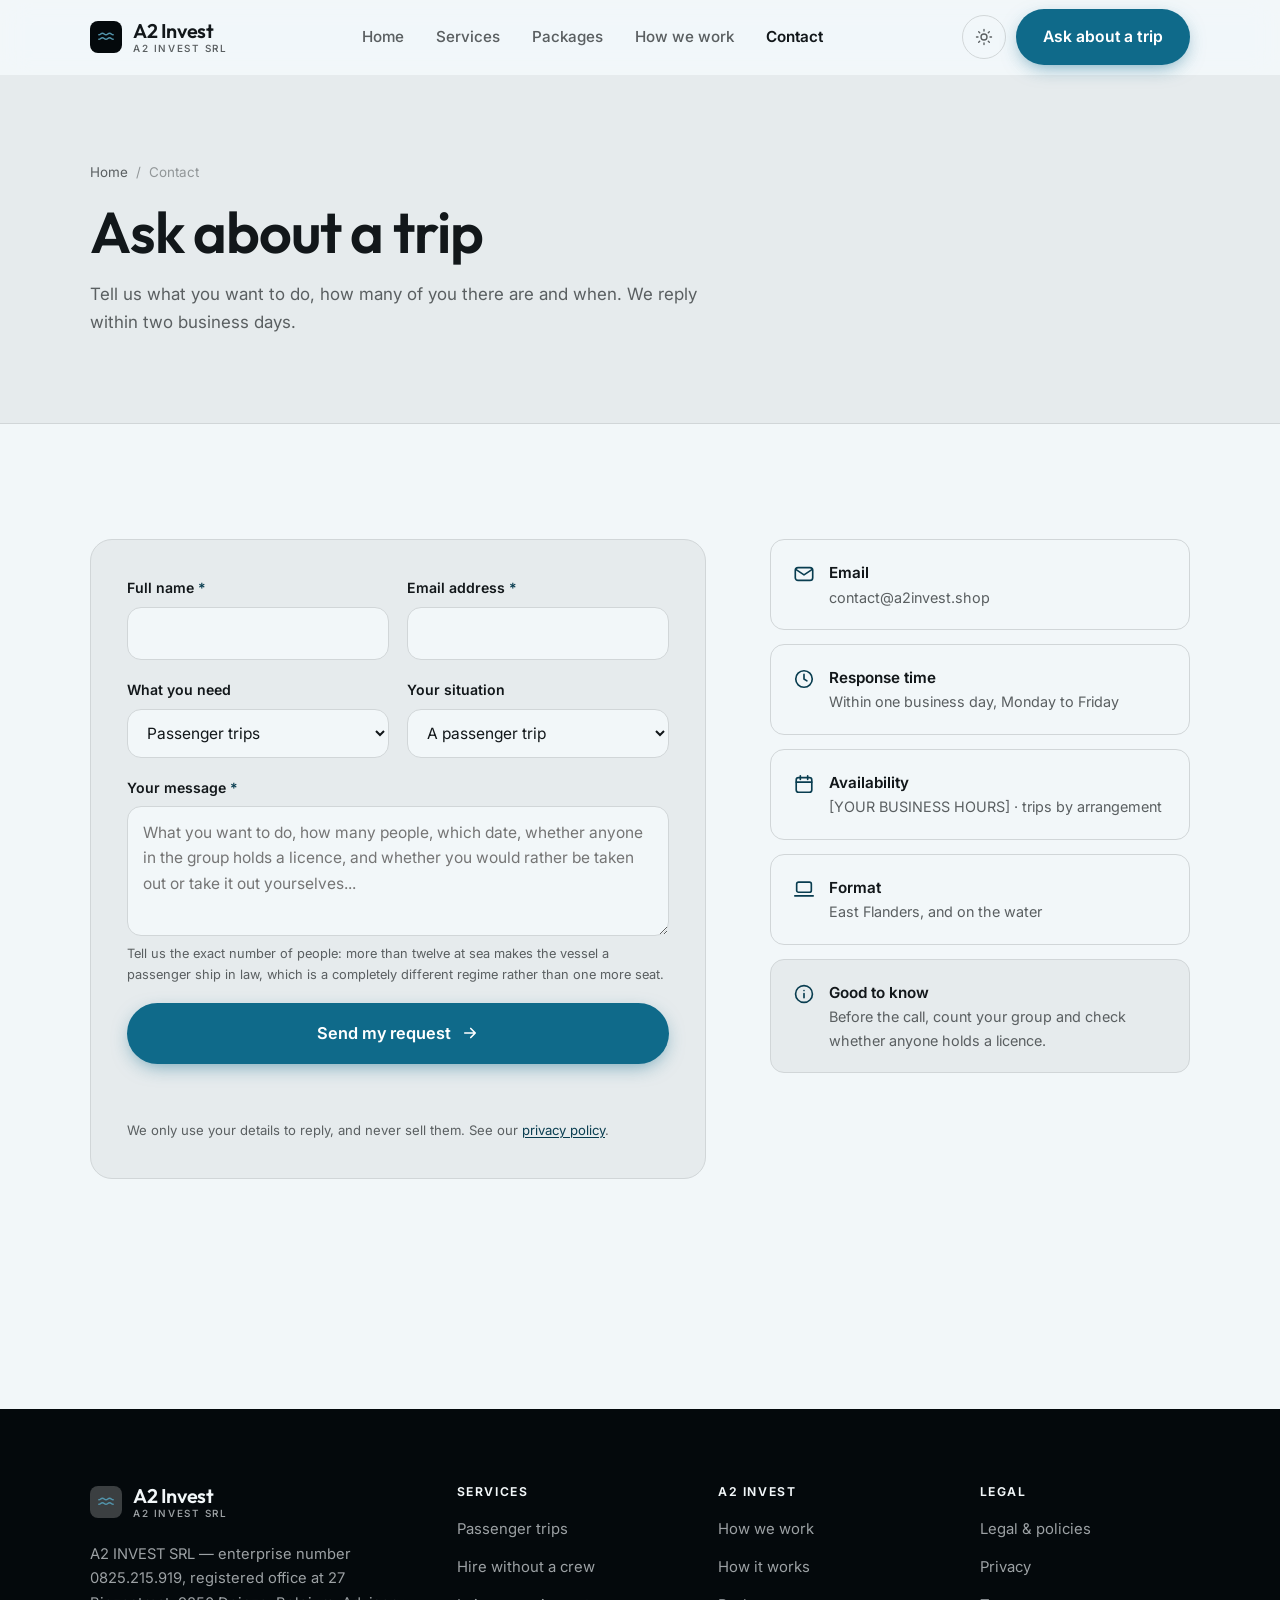
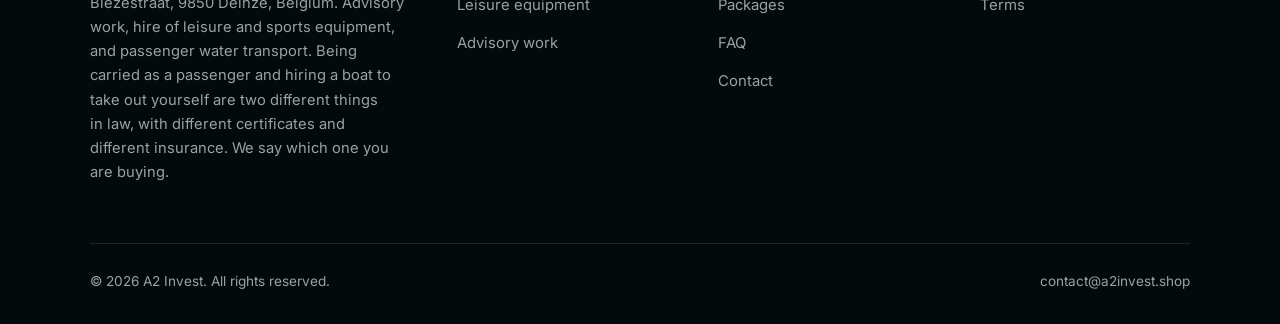
<file: contact.html>
<!DOCTYPE html>
<html lang="en" class="no-js">
<head>
<meta charset="utf-8">
<meta name="viewport" content="width=device-width, initial-scale=1">
<title>Contact — A2 Invest</title>
<meta name="description" content="Contact A2 INVEST SRL about a passenger trip, a hire or advisory work. We reply within two business days.">
<link rel="canonical" href="https://a2invest.shop/contact.html">

<meta property="og:type" content="website">
<meta property="og:url" content="https://a2invest.shop/contact.html">
<meta property="og:site_name" content="A2 Invest">
<meta property="og:locale" content="en_US">
<meta property="og:title" content="Contact — A2 Invest">
<meta property="og:description" content="Contact A2 INVEST SRL about a passenger trip, a hire or advisory work. We reply within two business days.">
<meta name="theme-color" content="#04090c">

<link rel="icon" href="assets/img/favicon.svg" type="image/svg+xml">
<link rel="preconnect" href="https://fonts.googleapis.com">
<link rel="preconnect" href="https://fonts.gstatic.com" crossorigin>
<link rel="stylesheet" href="https://fonts.googleapis.com/css2?family=Outfit:wght@400;500;600;700&family=Inter:wght@400..700&display=swap">
<link rel="stylesheet" href="assets/css/style.css">

<!-- Thème appliqué avant le premier rendu (évite le flash) -->
<script>
document.documentElement.classList.remove('no-js');
(function(){try{var t=localStorage.getItem('site-theme');if(t){document.documentElement.setAttribute('data-theme',t);}}catch(e){}})();
</script>
</head>

<body>
<a class="skip-link" href="#main">Skip to main content</a>

<header class="site-header">
  <nav class="wrap nav" aria-label="Main navigation">
    <a class="brand" href="index.html">
      <svg class="brand__mark" viewBox="0 0 64 64" aria-hidden="true">
        <rect class="bm-bg" width="64" height="64" rx="16"/>
        <g class="bm-ic" transform="translate(14 14) scale(1.5)" fill="none" stroke-width="2.1" stroke-linecap="round" stroke-linejoin="round"><path d="M2.5 9c2.4 0 2.4-2 4.75-2s2.4 2 4.75 2 2.4-2 4.75-2 2.4 2 4.75 2M2.5 15c2.4 0 2.4-2 4.75-2s2.4 2 4.75 2 2.4-2 4.75-2 2.4 2 4.75 2"/></g>
      </svg>
      <span>A2 Invest<span class="brand__sub">A2 INVEST SRL</span></span>
    </a>

    <ul class="nav__links" id="nav-links">
      <li><a href="index.html">Home</a></li>
      <li><a href="programs.html">Services</a></li>
      <li><a href="index.html#pricing">Packages</a></li>
      <li><a href="about.html">How we work</a></li>
      <li><a href="contact.html" aria-current="page">Contact</a></li>
      <li><a class="btn btn--primary" href="contact.html">Ask about a trip</a></li>
    </ul>

    <div class="nav__cta">
      <button class="theme-toggle" type="button" aria-label="Switch to dark theme">
        <svg class="icon-sun" viewBox="0 0 24 24" fill="none" stroke="currentColor" stroke-width="1.8" stroke-linecap="round" aria-hidden="true"><circle cx="12" cy="12" r="4"/><path d="M12 2v2m0 16v2M2 12h2m16 0h2M4.9 4.9l1.4 1.4m11.4 11.4 1.4 1.4M19.1 4.9l-1.4 1.4M6.3 17.7l-1.4 1.4"/></svg>
        <svg class="icon-moon" viewBox="0 0 24 24" fill="none" stroke="currentColor" stroke-width="1.8" stroke-linecap="round" stroke-linejoin="round" aria-hidden="true"><path d="M21 12.8A9 9 0 1 1 11.2 3a7 7 0 0 0 9.8 9.8z"/></svg>
      </button>
      <a class="btn btn--primary" href="contact.html">Ask about a trip</a>
      <button class="nav__toggle" type="button" aria-expanded="false" aria-controls="nav-links" aria-label="Open menu">
        <svg class="icon-open" viewBox="0 0 24 24" fill="none" stroke="currentColor" stroke-width="2" stroke-linecap="round" aria-hidden="true"><path d="M3 6h18M3 12h18M3 18h18"/></svg>
        <svg class="icon-close" viewBox="0 0 24 24" fill="none" stroke="currentColor" stroke-width="2" stroke-linecap="round" aria-hidden="true"><path d="M6 6l12 12M18 6L6 18"/></svg>
      </button>
    </div>
  </nav>
</header>

<main id="main">

<section class="page-head">
  <div class="wrap">
    <nav class="breadcrumb" aria-label="Breadcrumb">
      <a href="index.html">Home</a><span>/</span><span aria-current="page">Contact</span>
    </nav>
    <h1>Ask about a trip</h1>
    <p>Tell us what you want to do, how many of you there are and when. We reply within two business days.</p>
  </div>
</section>

<section class="section wrap">
  <div class="form-layout">

    <!--
      FORM: the action attribute holds a placeholder id. Create a free form at
      https://formspree.io and replace VOTRE_ID_FORMSPREE. Until then, the button
      opens the visitor's email app with a pre-filled message to contact@a2invest.shop.
    -->
    <form class="form" id="contact-form" action="https://formspree.io/f/VOTRE_ID_FORMSPREE" method="POST"
          data-email="contact@a2invest.shop" data-subject="Enquiry"
          data-msg-mail="Your email app will open with the message ready to send." data-msg-sending="Sending…"
          data-msg-ok="Thanks! Your message is on its way. We reply within one business day." data-msg-err="Sending failed. Please email us directly at">
      <div class="form__row">
        <div class="field">
          <label for="nom">Full name <span class="req" aria-hidden="true">*</span></label>
          <input type="text" id="nom" name="nom" autocomplete="name" required>
        </div>
        <div class="field">
          <label for="email">Email address <span class="req" aria-hidden="true">*</span></label>
          <input type="email" id="email" name="email" autocomplete="email" required>
        </div>
      </div>

      <div class="form__row">
        <div class="field">
          <label for="programme">What you need</label>
          <select id="programme" name="programme">
            <option>Passenger trips</option>
            <option>Hire without a crew</option>
            <option>Leisure equipment</option>
            <option>Advisory work</option>
            <option>Not sure yet</option>
          </select>
        </div>
        <div class="field">
          <label for="niveau">Your situation</label>
          <select id="niveau" name="niveau">
            <option>A passenger trip</option>
            <option>Hire without a crew</option>
            <option>Leisure equipment</option>
            <option>Advisory work</option>
          </select>
        </div>
      </div>

      <div class="field">
        <label for="message">Your message <span class="req" aria-hidden="true">*</span></label>
        <textarea id="message" name="message" required placeholder="What you want to do, how many people, which date, whether anyone in the group holds a licence, and whether you would rather be taken out or take it out yourselves..."></textarea>
        <span class="field__hint">Tell us the exact number of people: more than twelve at sea makes the vessel a passenger ship in law, which is a completely different regime rather than one more seat.</span>
      </div>

      <!-- Bot trap: hidden from humans -->
      <div class="visually-hidden" aria-hidden="true">
        <label for="site-web">Leave this field empty</label>
        <input type="text" id="site-web" name="_gotcha" tabindex="-1" autocomplete="off">
      </div>

      <button class="btn btn--primary btn--lg" type="submit">Send my request <svg viewBox="0 0 24 24" fill="none" stroke="currentColor" stroke-width="2.2" stroke-linecap="round" stroke-linejoin="round" aria-hidden="true"><path d="M5 12h14M13 6l6 6-6 6"/></svg></button>

      <p id="form-status" class="form__status" role="status" aria-live="polite"></p>

      <p class="form__note">
        We only use your details to reply, and never sell them. See our <a href="legal.html#privacy">privacy policy</a>.
      </p>
    </form>

    <aside class="contact-aside">
      <div class="contact-card">
        <svg viewBox="0 0 24 24" fill="none" stroke="currentColor" stroke-width="1.8" stroke-linecap="round" stroke-linejoin="round" aria-hidden="true"><rect x="2.5" y="5" width="19" height="14" rx="3"/><path d="M3 7l9 6 9-6"/></svg>
        <div><b>Email</b><a href="mailto:contact@a2invest.shop">contact@a2invest.shop</a></div>
      </div>
      <div class="contact-card">
        <svg viewBox="0 0 24 24" fill="none" stroke="currentColor" stroke-width="1.8" stroke-linecap="round" stroke-linejoin="round" aria-hidden="true"><circle cx="12" cy="12" r="9"/><path d="M12 7v5l3.2 2"/></svg>
        <div><b>Response time</b><span>Within one business day, Monday to Friday</span></div>
      </div>
      <div class="contact-card">
        <svg viewBox="0 0 24 24" fill="none" stroke="currentColor" stroke-width="1.8" stroke-linecap="round" stroke-linejoin="round" aria-hidden="true"><rect x="3.5" y="5" width="17" height="16" rx="2.5"/><path d="M8 3v4M16 3v4M3.5 10h17"/></svg>
        <div><b>Availability</b><span>[YOUR BUSINESS HOURS] · trips by arrangement</span></div>
      </div>
      <div class="contact-card">
        <svg viewBox="0 0 24 24" fill="none" stroke="currentColor" stroke-width="1.8" stroke-linecap="round" stroke-linejoin="round" aria-hidden="true"><rect x="4" y="4.5" width="16" height="11" rx="2"/><path d="M2 19.5h20"/></svg>
        <div><b>Format</b><span>East Flanders, and on the water</span></div>
      </div>
      <div class="contact-card contact-card--soft">
        <svg viewBox="0 0 24 24" fill="none" stroke="currentColor" stroke-width="1.8" stroke-linecap="round" stroke-linejoin="round" aria-hidden="true"><circle cx="12" cy="12" r="9.2"/><path d="M12 16v-4.5M12 8.2v.1"/></svg>
        <div><b>Good to know</b><span>Before the call, count your group and check whether anyone holds a licence.</span></div>
      </div>
    </aside>

  </div>
</section>

</main>

<footer class="site-footer">
  <div class="wrap">
    <div class="footer__grid">
      <div class="footer__brand">
        <a class="brand" href="index.html">
          <svg class="brand__mark" viewBox="0 0 64 64" aria-hidden="true">
        <rect class="bm-bg" width="64" height="64" rx="16"/>
        <g class="bm-ic" transform="translate(14 14) scale(1.5)" fill="none" stroke-width="2.1" stroke-linecap="round" stroke-linejoin="round"><path d="M2.5 9c2.4 0 2.4-2 4.75-2s2.4 2 4.75 2 2.4-2 4.75-2 2.4 2 4.75 2M2.5 15c2.4 0 2.4-2 4.75-2s2.4 2 4.75 2 2.4-2 4.75-2 2.4 2 4.75 2"/></g>
      </svg>
          <span>A2 Invest<span class="brand__sub">A2 INVEST SRL</span></span>
        </a>
        <p>A2 INVEST SRL — enterprise number 0825.215.919, registered office at 27 Biezestraat, 9850 Deinze, Belgium. Advisory work, hire of leisure and sports equipment, and passenger water transport. Being carried as a passenger and hiring a boat to take out yourself are two different things in law, with different certificates and different insurance. We say which one you are buying.</p>
      </div>

      <div class="footer__col">
        <h4>Services</h4>
        <ul>
          <li><a href="programs.html#passenger">Passenger trips</a></li>
          <li><a href="programs.html#hire">Hire without a crew</a></li>
          <li><a href="programs.html#equipment">Leisure equipment</a></li>
          <li><a href="programs.html#advisory">Advisory work</a></li>
        </ul>
      </div>

      <div class="footer__col">
        <h4>A2 Invest</h4>
        <ul>
          <li><a href="about.html">How we work</a></li>
          <li><a href="index.html#how-it-works">How it works</a></li>
          <li><a href="index.html#pricing">Packages</a></li>
          <li><a href="index.html#faq">FAQ</a></li>
          <li><a href="contact.html">Contact</a></li>
        </ul>
      </div>

      <div class="footer__col">
        <h4>Legal</h4>
        <ul>
          <li><a href="legal.html">Legal &amp; policies</a></li>
          <li><a href="legal.html#privacy">Privacy</a></li>
          <li><a href="legal.html#terms">Terms</a></li>
        </ul>
      </div>
    </div>

    <div class="footer__bottom">
      <p>© <span data-year>2026</span> A2 Invest. All rights reserved.</p>
      <p><a href="mailto:contact@a2invest.shop">contact@a2invest.shop</a></p>
    </div>
  </div>
</footer>

<script src="assets/js/main.js" defer></script>
</body>
</html>
</file>
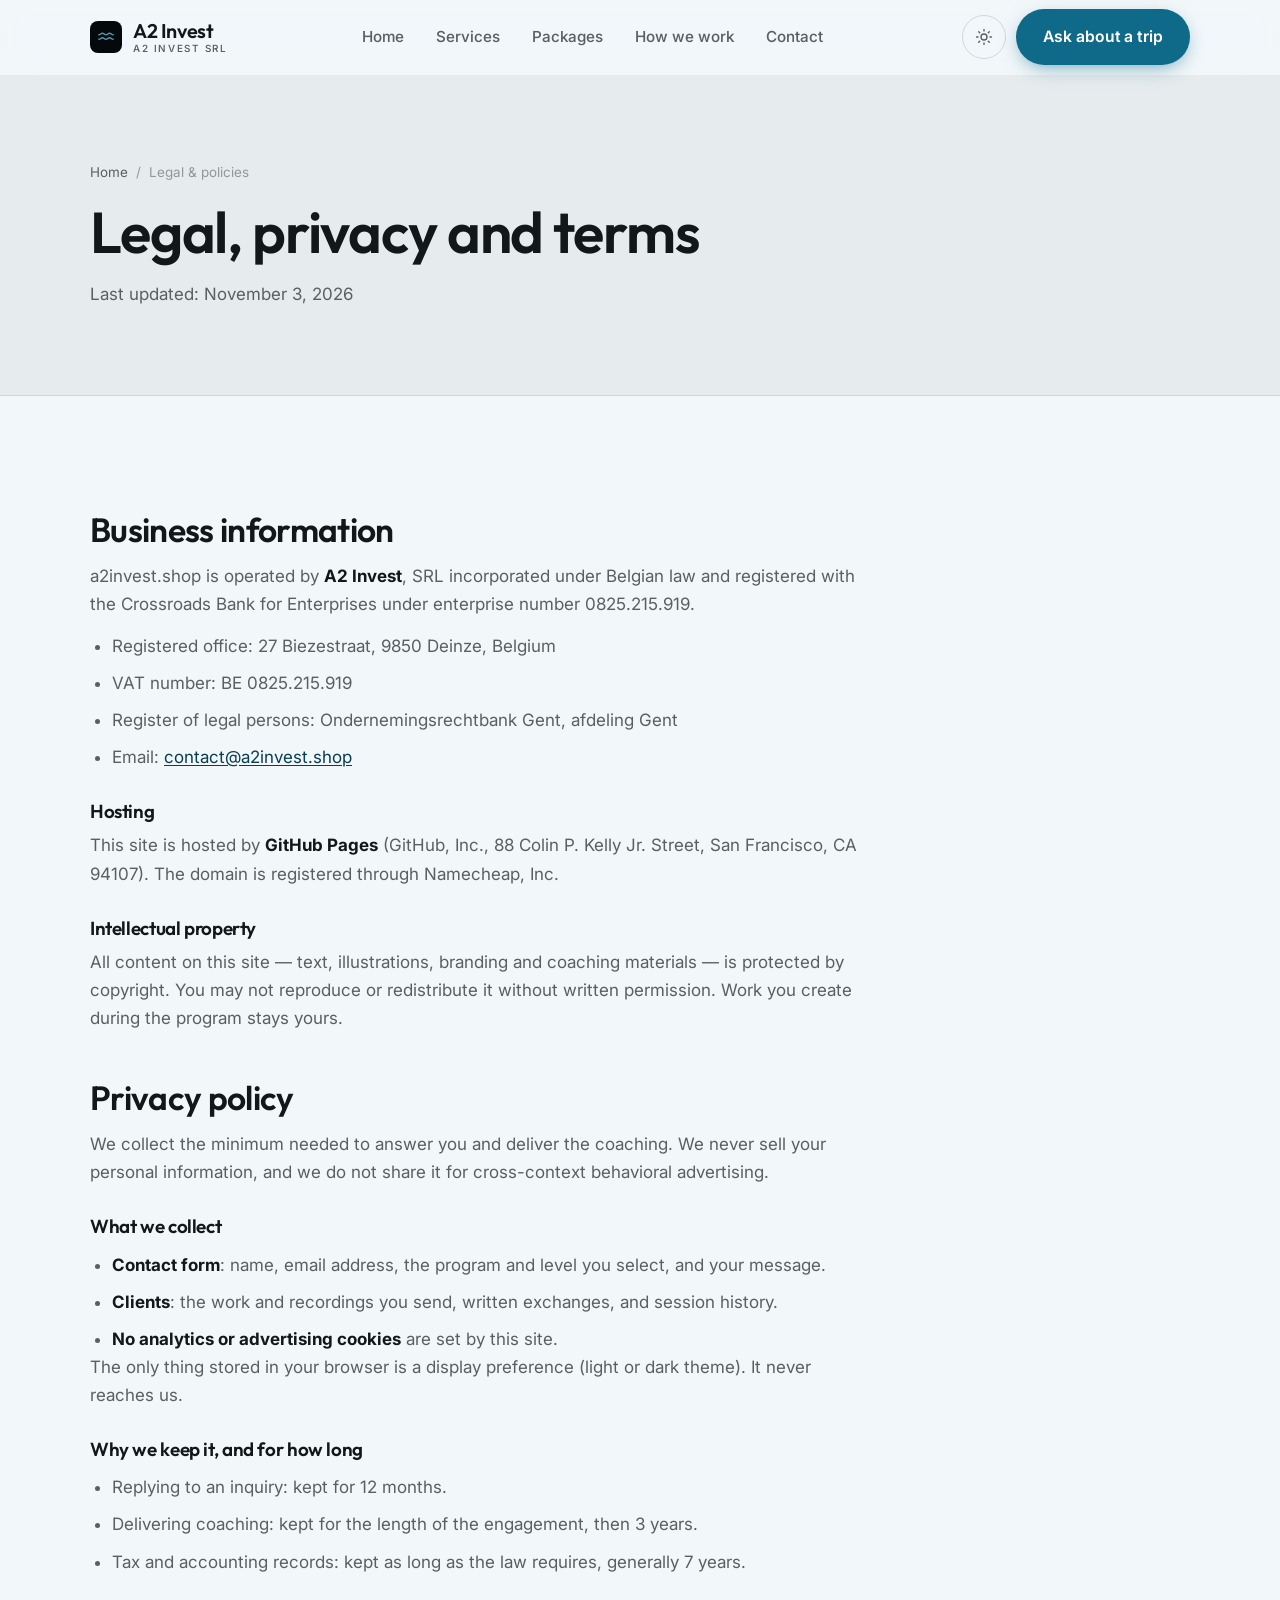
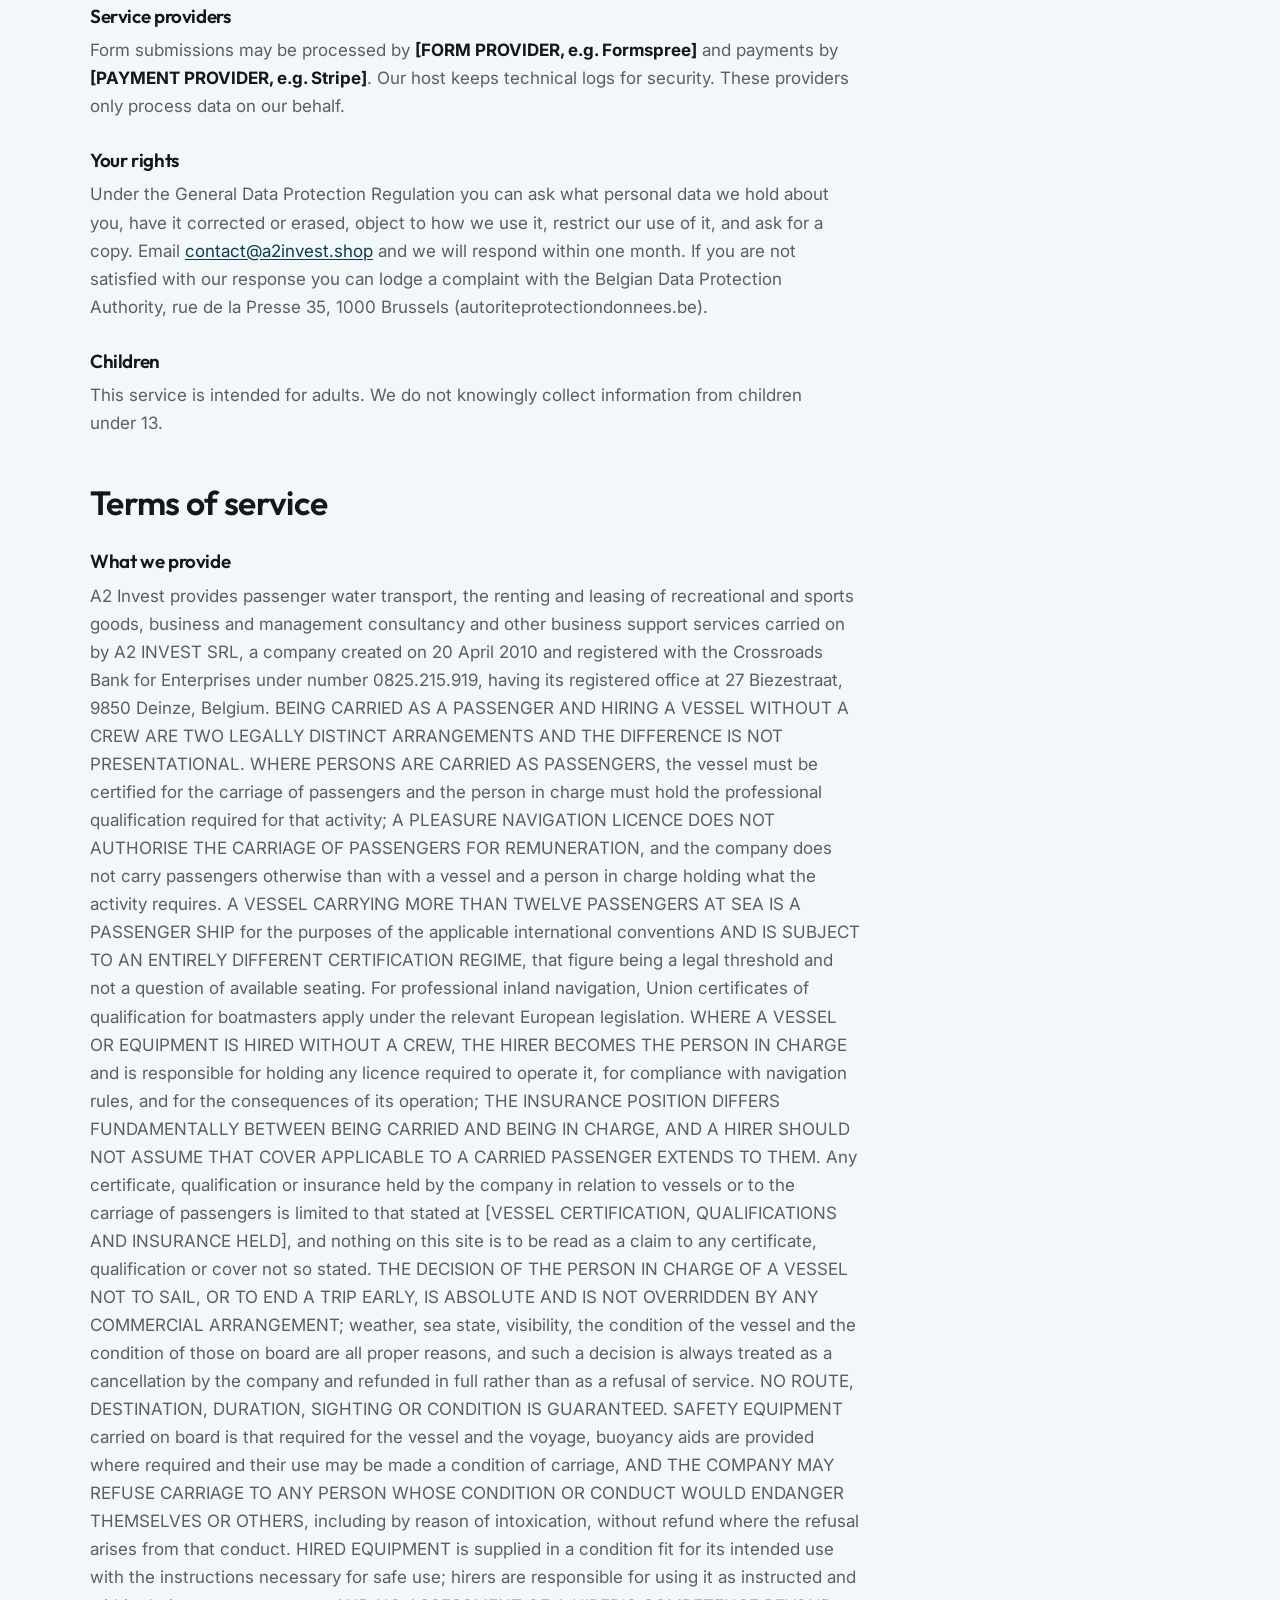
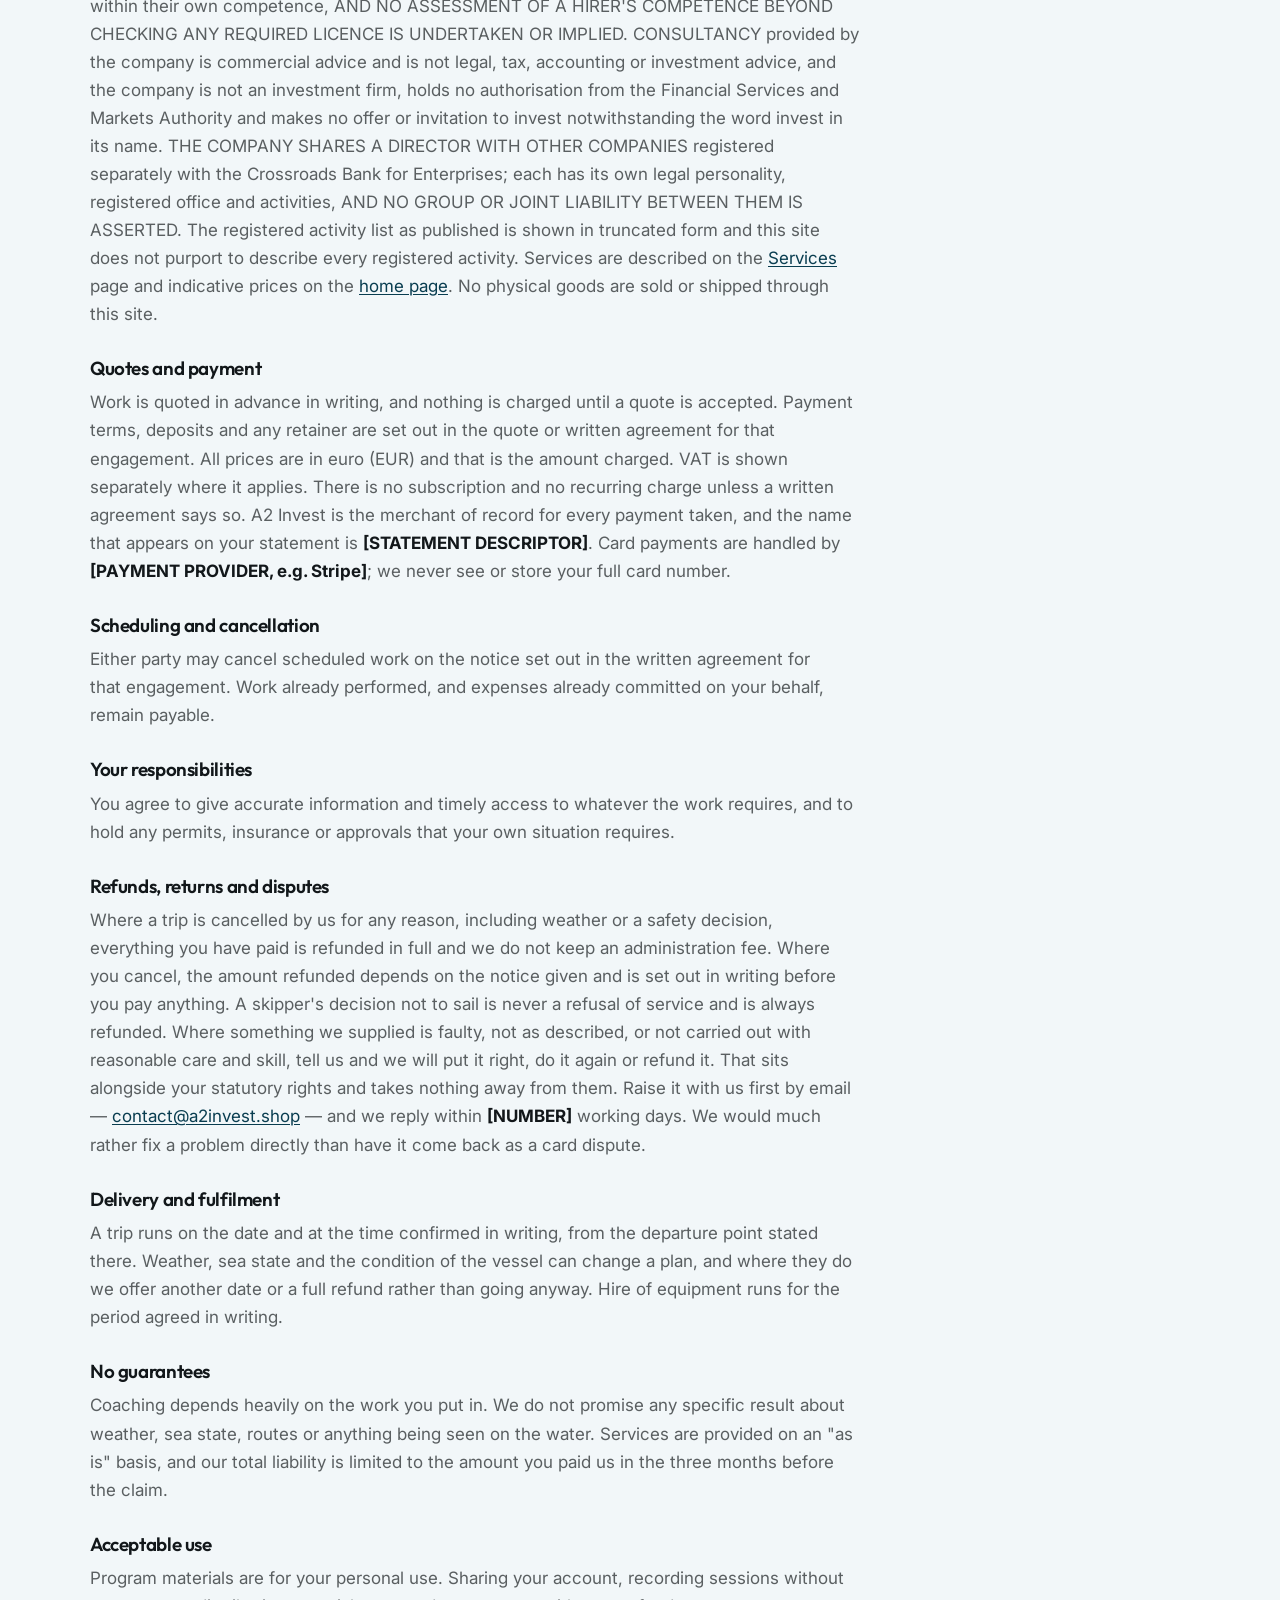
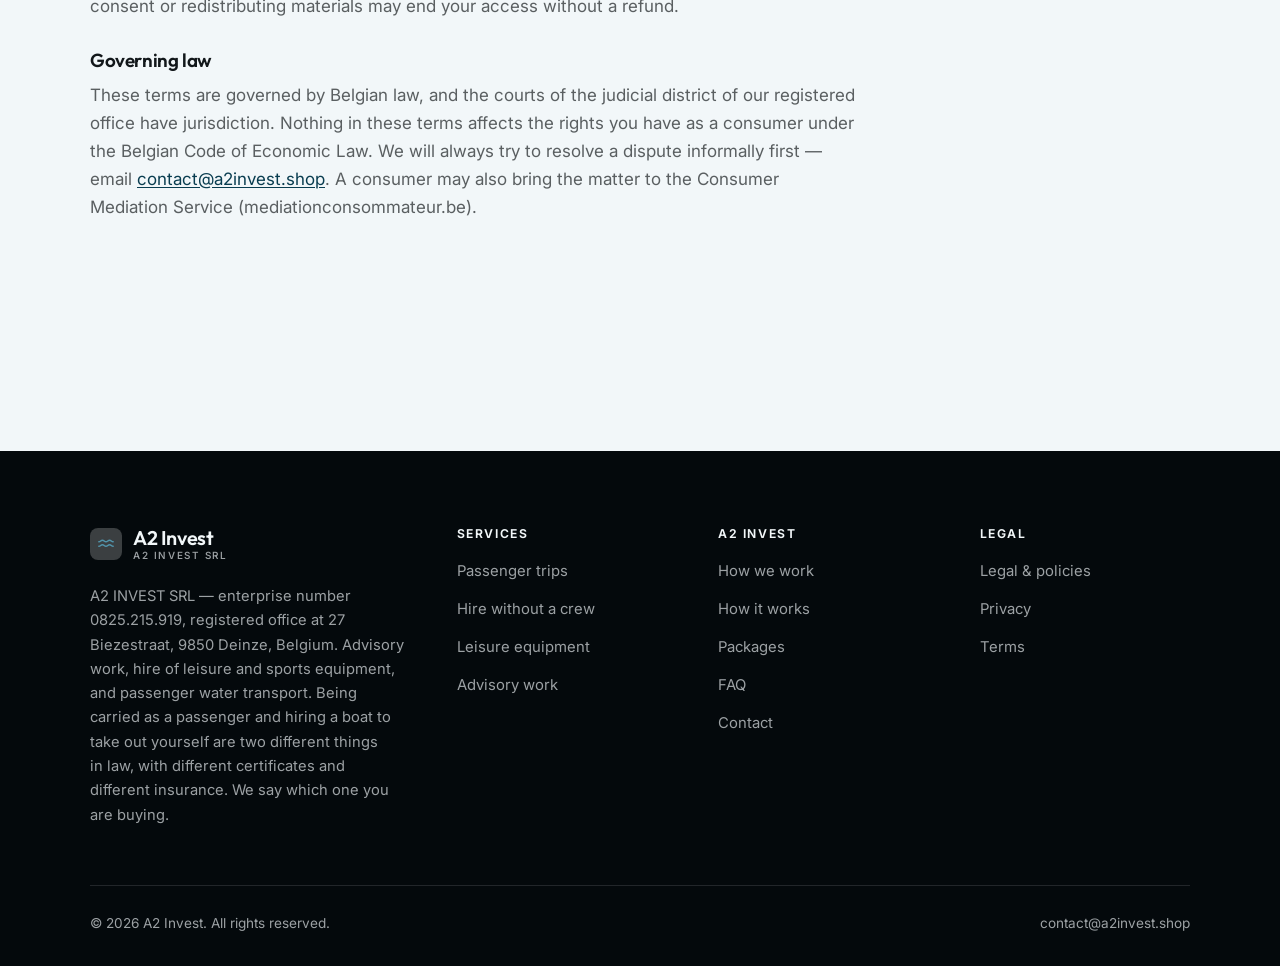
<file: legal.html>
<!DOCTYPE html>
<html lang="en" class="no-js">
<head>
<meta charset="utf-8">
<meta name="viewport" content="width=device-width, initial-scale=1">
<title>Legal, privacy and terms — A2 Invest</title>
<meta name="description" content="Business information, privacy policy and terms of service for A2 Invest.">
<meta name="robots" content="noindex">

<meta property="og:type" content="website">
<meta property="og:url" content="https://a2invest.shop/legal.html">
<meta property="og:site_name" content="A2 Invest">
<meta property="og:locale" content="en_US">
<meta property="og:title" content="Legal, privacy and terms — A2 Invest">
<meta property="og:description" content="Business information, privacy policy and terms of service for A2 Invest.">
<meta name="theme-color" content="#04090c">

<link rel="icon" href="assets/img/favicon.svg" type="image/svg+xml">
<link rel="preconnect" href="https://fonts.googleapis.com">
<link rel="preconnect" href="https://fonts.gstatic.com" crossorigin>
<link rel="stylesheet" href="https://fonts.googleapis.com/css2?family=Outfit:wght@400;500;600;700&family=Inter:wght@400..700&display=swap">
<link rel="stylesheet" href="assets/css/style.css">

<!-- Thème appliqué avant le premier rendu (évite le flash) -->
<script>
document.documentElement.classList.remove('no-js');
(function(){try{var t=localStorage.getItem('site-theme');if(t){document.documentElement.setAttribute('data-theme',t);}}catch(e){}})();
</script>
</head>

<body>
<a class="skip-link" href="#main">Skip to main content</a>

<header class="site-header">
  <nav class="wrap nav" aria-label="Main navigation">
    <a class="brand" href="index.html">
      <svg class="brand__mark" viewBox="0 0 64 64" aria-hidden="true">
        <rect class="bm-bg" width="64" height="64" rx="16"/>
        <g class="bm-ic" transform="translate(14 14) scale(1.5)" fill="none" stroke-width="2.1" stroke-linecap="round" stroke-linejoin="round"><path d="M2.5 9c2.4 0 2.4-2 4.75-2s2.4 2 4.75 2 2.4-2 4.75-2 2.4 2 4.75 2M2.5 15c2.4 0 2.4-2 4.75-2s2.4 2 4.75 2 2.4-2 4.75-2 2.4 2 4.75 2"/></g>
      </svg>
      <span>A2 Invest<span class="brand__sub">A2 INVEST SRL</span></span>
    </a>

    <ul class="nav__links" id="nav-links">
      <li><a href="index.html">Home</a></li>
      <li><a href="programs.html">Services</a></li>
      <li><a href="index.html#pricing">Packages</a></li>
      <li><a href="about.html">How we work</a></li>
      <li><a href="contact.html">Contact</a></li>
      <li><a class="btn btn--primary" href="contact.html">Ask about a trip</a></li>
    </ul>

    <div class="nav__cta">
      <button class="theme-toggle" type="button" aria-label="Switch to dark theme">
        <svg class="icon-sun" viewBox="0 0 24 24" fill="none" stroke="currentColor" stroke-width="1.8" stroke-linecap="round" aria-hidden="true"><circle cx="12" cy="12" r="4"/><path d="M12 2v2m0 16v2M2 12h2m16 0h2M4.9 4.9l1.4 1.4m11.4 11.4 1.4 1.4M19.1 4.9l-1.4 1.4M6.3 17.7l-1.4 1.4"/></svg>
        <svg class="icon-moon" viewBox="0 0 24 24" fill="none" stroke="currentColor" stroke-width="1.8" stroke-linecap="round" stroke-linejoin="round" aria-hidden="true"><path d="M21 12.8A9 9 0 1 1 11.2 3a7 7 0 0 0 9.8 9.8z"/></svg>
      </button>
      <a class="btn btn--primary" href="contact.html">Ask about a trip</a>
      <button class="nav__toggle" type="button" aria-expanded="false" aria-controls="nav-links" aria-label="Open menu">
        <svg class="icon-open" viewBox="0 0 24 24" fill="none" stroke="currentColor" stroke-width="2" stroke-linecap="round" aria-hidden="true"><path d="M3 6h18M3 12h18M3 18h18"/></svg>
        <svg class="icon-close" viewBox="0 0 24 24" fill="none" stroke="currentColor" stroke-width="2" stroke-linecap="round" aria-hidden="true"><path d="M6 6l12 12M18 6L6 18"/></svg>
      </button>
    </div>
  </nav>
</header>

<main id="main">

<section class="page-head">
  <div class="wrap">
    <nav class="breadcrumb" aria-label="Breadcrumb">
      <a href="index.html">Home</a><span>/</span><span aria-current="page">Legal &amp; policies</span>
    </nav>
    <h1>Legal, privacy and terms</h1>
    <p>Last updated: <time datetime="2026-11-03">November 3, 2026</time></p>
  </div>
</section>

<section class="section wrap">
  <div class="prose">

    <!--
      TO DO: this is a skeleton, not legal advice. Replace every [BRACKET] with
      your real details before selling, and have a lawyer review it if you can.
      Consumer protection rules differ by state.
    -->

    <h2 id="business">Business information</h2>
    <p>
      a2invest.shop is operated by <strong>A2 Invest</strong>,
      SRL incorporated under Belgian law and registered with the
      Crossroads Bank for Enterprises under enterprise number 0825.215.919.
    </p>
    <ul>
      <li>Registered office: 27 Biezestraat, 9850 Deinze, Belgium</li>
      <li>VAT number: BE 0825.215.919</li>
      <li>Register of legal persons: Ondernemingsrechtbank Gent, afdeling Gent</li>
      <li>Email: <a href="mailto:contact@a2invest.shop">contact@a2invest.shop</a></li>
    </ul>

    <h3>Hosting</h3>
    <p>
      This site is hosted by <strong>GitHub Pages</strong> (GitHub, Inc., 88 Colin P. Kelly Jr. Street,
      San Francisco, CA 94107). The domain is registered through Namecheap, Inc.
    </p>

    <h3>Intellectual property</h3>
    <p>
      All content on this site — text, illustrations, branding and coaching materials — is protected by
      copyright. You may not reproduce or redistribute it without written permission. Work you create during
      the program stays yours.
    </p>

    <h2 id="privacy">Privacy policy</h2>
    <p>
      We collect the minimum needed to answer you and deliver the coaching. We never sell your personal
      information, and we do not share it for cross-context behavioral advertising.
    </p>
    <h3>What we collect</h3>
    <ul>
      <li><strong>Contact form</strong>: name, email address, the program and level you select, and your message.</li>
      <li><strong>Clients</strong>: the work and recordings you send, written exchanges, and session history.</li>
      <li><strong>No analytics or advertising cookies</strong> are set by this site.</li>
    </ul>
    <p>
      The only thing stored in your browser is a display preference (light or dark theme). It never reaches us.
    </p>
    <h3>Why we keep it, and for how long</h3>
    <ul>
      <li>Replying to an inquiry: kept for 12 months.</li>
      <li>Delivering coaching: kept for the length of the engagement, then 3 years.</li>
      <li>Tax and accounting records: kept as long as the law requires, generally 7 years.</li>
    </ul>
    <h3>Service providers</h3>
    <p>
      Form submissions may be processed by <strong>[FORM PROVIDER, e.g. Formspree]</strong> and payments by
      <strong>[PAYMENT PROVIDER, e.g. Stripe]</strong>. Our host keeps technical logs for security. These
      providers only process data on our behalf.
    </p>
    <h3>Your rights</h3>
    <p>
      Under the General Data Protection Regulation you can ask what personal data we hold about you,
      have it corrected or erased, object to how we use it, restrict our use of it, and ask for a copy.
      Email <a href="mailto:contact@a2invest.shop">contact@a2invest.shop</a> and we will respond within one month. If you are not
      satisfied with our response you can lodge a complaint with the Belgian Data Protection Authority,
      rue de la Presse 35, 1000 Brussels (autoriteprotectiondonnees.be).
    </p>
    <h3>Children</h3>
    <p>
      This service is intended for adults. We do not knowingly collect information from children under 13.
    </p>

    <h2 id="terms">Terms of service</h2>
    <h3>What we provide</h3>
    <p>
      A2 Invest provides passenger water transport, the renting and leasing of recreational and sports goods, business and management consultancy and other business support services carried on by A2 INVEST SRL, a company created on 20 April 2010 and registered with the Crossroads Bank for Enterprises under number 0825.215.919, having its registered office at 27 Biezestraat, 9850 Deinze, Belgium. BEING CARRIED AS A PASSENGER AND HIRING A VESSEL WITHOUT A CREW ARE TWO LEGALLY DISTINCT ARRANGEMENTS AND THE DIFFERENCE IS NOT PRESENTATIONAL. WHERE PERSONS ARE CARRIED AS PASSENGERS, the vessel must be certified for the carriage of passengers and the person in charge must hold the professional qualification required for that activity; A PLEASURE NAVIGATION LICENCE DOES NOT AUTHORISE THE CARRIAGE OF PASSENGERS FOR REMUNERATION, and the company does not carry passengers otherwise than with a vessel and a person in charge holding what the activity requires. A VESSEL CARRYING MORE THAN TWELVE PASSENGERS AT SEA IS A PASSENGER SHIP for the purposes of the applicable international conventions AND IS SUBJECT TO AN ENTIRELY DIFFERENT CERTIFICATION REGIME, that figure being a legal threshold and not a question of available seating. For professional inland navigation, Union certificates of qualification for boatmasters apply under the relevant European legislation. WHERE A VESSEL OR EQUIPMENT IS HIRED WITHOUT A CREW, THE HIRER BECOMES THE PERSON IN CHARGE and is responsible for holding any licence required to operate it, for compliance with navigation rules, and for the consequences of its operation; THE INSURANCE POSITION DIFFERS FUNDAMENTALLY BETWEEN BEING CARRIED AND BEING IN CHARGE, AND A HIRER SHOULD NOT ASSUME THAT COVER APPLICABLE TO A CARRIED PASSENGER EXTENDS TO THEM. Any certificate, qualification or insurance held by the company in relation to vessels or to the carriage of passengers is limited to that stated at [VESSEL CERTIFICATION, QUALIFICATIONS AND INSURANCE HELD], and nothing on this site is to be read as a claim to any certificate, qualification or cover not so stated. THE DECISION OF THE PERSON IN CHARGE OF A VESSEL NOT TO SAIL, OR TO END A TRIP EARLY, IS ABSOLUTE AND IS NOT OVERRIDDEN BY ANY COMMERCIAL ARRANGEMENT; weather, sea state, visibility, the condition of the vessel and the condition of those on board are all proper reasons, and such a decision is always treated as a cancellation by the company and refunded in full rather than as a refusal of service. NO ROUTE, DESTINATION, DURATION, SIGHTING OR CONDITION IS GUARANTEED. SAFETY EQUIPMENT carried on board is that required for the vessel and the voyage, buoyancy aids are provided where required and their use may be made a condition of carriage, AND THE COMPANY MAY REFUSE CARRIAGE TO ANY PERSON WHOSE CONDITION OR CONDUCT WOULD ENDANGER THEMSELVES OR OTHERS, including by reason of intoxication, without refund where the refusal arises from that conduct. HIRED EQUIPMENT is supplied in a condition fit for its intended use with the instructions necessary for safe use; hirers are responsible for using it as instructed and within their own competence, AND NO ASSESSMENT OF A HIRER'S COMPETENCE BEYOND CHECKING ANY REQUIRED LICENCE IS UNDERTAKEN OR IMPLIED. CONSULTANCY provided by the company is commercial advice and is not legal, tax, accounting or investment advice, and the company is not an investment firm, holds no authorisation from the Financial Services and Markets Authority and makes no offer or invitation to invest notwithstanding the word invest in its name. THE COMPANY SHARES A DIRECTOR WITH OTHER COMPANIES registered separately with the Crossroads Bank for Enterprises; each has its own legal personality, registered office and activities, AND NO GROUP OR JOINT LIABILITY BETWEEN THEM IS ASSERTED. The registered activity list as published is shown in truncated form and this site does not purport to describe every registered activity. Services are described on the
      <a href="programs.html">Services</a> page and indicative prices on the
      <a href="index.html#pricing">home page</a>.
      No physical goods are sold or shipped through this site.
    </p>
    <h3>Quotes and payment</h3>
    <p>
      Work is quoted in advance in writing, and nothing is charged until a quote is accepted. Payment terms,
      deposits and any retainer are set out in the quote or written agreement for that engagement.
      All prices are in euro (EUR) and that is the amount charged. VAT is shown separately where it applies.
      There is no subscription and no recurring charge unless a written agreement says so.
      A2 Invest is the merchant of record for every payment taken, and the name that
      appears on your statement is <strong>[STATEMENT DESCRIPTOR]</strong>. Card payments are handled by
      <strong>[PAYMENT PROVIDER, e.g. Stripe]</strong>; we never see or store your full card number.
    </p>
    <h3>Scheduling and cancellation</h3>
    <p>
      Either party may cancel scheduled work on the notice set out in the written agreement for that engagement.
      Work already performed, and expenses already committed on your behalf, remain payable.
    </p>
    <h3>Your responsibilities</h3>
    <p>
      You agree to give accurate information and timely access to whatever the work requires, and to hold any
      permits, insurance or approvals that your own situation requires.
    </p>
    <h3>Refunds, returns and disputes</h3>
    <p>
      Where a trip is cancelled by us for any reason, including weather or a safety decision, everything you have paid is refunded in full and we do not keep an administration fee. Where you cancel, the amount refunded depends on the notice given and is set out in writing before you pay anything. A skipper's decision not to sail is never a refusal of service and is always refunded.
      Where something we supplied is faulty, not as described, or not carried out with reasonable care and skill,
      tell us and we will put it right, do it again or refund it. That sits alongside your statutory rights and
      takes nothing away from them. Raise it with us first by email —
      <a href="mailto:contact@a2invest.shop">contact@a2invest.shop</a> — and we reply within <strong>[NUMBER]</strong> working days.
      We would much rather fix a problem directly than have it come back as a card dispute.
    </p>
    <h3>Delivery and fulfilment</h3>
    <p>
      A trip runs on the date and at the time confirmed in writing, from the departure point stated there. Weather, sea state and the condition of the vessel can change a plan, and where they do we offer another date or a full refund rather than going anyway. Hire of equipment runs for the period agreed in writing.
    </p>

    <h3>No guarantees</h3>
    <p>
      Coaching depends heavily on the work you put in. We do not promise any specific result
      about weather, sea state, routes or anything being seen on the water. Services are provided on an "as is" basis, and our total
      liability is limited to the amount you paid us in the three months before the claim.
    </p>
    <h3>Acceptable use</h3>
    <p>
      Program materials are for your personal use. Sharing your account, recording sessions without consent
      or redistributing materials may end your access without a refund.
    </p>
    <h3>Governing law</h3>
    <p>
      These terms are governed by Belgian law, and the courts of the judicial district of our
      registered office have jurisdiction. Nothing in these terms affects the rights you have as a
      consumer under the Belgian Code of Economic Law. We will always try to resolve a dispute
      informally first — email <a href="mailto:contact@a2invest.shop">contact@a2invest.shop</a>. A consumer may also bring the
      matter to the Consumer Mediation Service (mediationconsommateur.be).
    </p>

  </div>
</section>

</main>

<footer class="site-footer">
  <div class="wrap">
    <div class="footer__grid">
      <div class="footer__brand">
        <a class="brand" href="index.html">
          <svg class="brand__mark" viewBox="0 0 64 64" aria-hidden="true">
        <rect class="bm-bg" width="64" height="64" rx="16"/>
        <g class="bm-ic" transform="translate(14 14) scale(1.5)" fill="none" stroke-width="2.1" stroke-linecap="round" stroke-linejoin="round"><path d="M2.5 9c2.4 0 2.4-2 4.75-2s2.4 2 4.75 2 2.4-2 4.75-2 2.4 2 4.75 2M2.5 15c2.4 0 2.4-2 4.75-2s2.4 2 4.75 2 2.4-2 4.75-2 2.4 2 4.75 2"/></g>
      </svg>
          <span>A2 Invest<span class="brand__sub">A2 INVEST SRL</span></span>
        </a>
        <p>A2 INVEST SRL — enterprise number 0825.215.919, registered office at 27 Biezestraat, 9850 Deinze, Belgium. Advisory work, hire of leisure and sports equipment, and passenger water transport. Being carried as a passenger and hiring a boat to take out yourself are two different things in law, with different certificates and different insurance. We say which one you are buying.</p>
      </div>

      <div class="footer__col">
        <h4>Services</h4>
        <ul>
          <li><a href="programs.html#passenger">Passenger trips</a></li>
          <li><a href="programs.html#hire">Hire without a crew</a></li>
          <li><a href="programs.html#equipment">Leisure equipment</a></li>
          <li><a href="programs.html#advisory">Advisory work</a></li>
        </ul>
      </div>

      <div class="footer__col">
        <h4>A2 Invest</h4>
        <ul>
          <li><a href="about.html">How we work</a></li>
          <li><a href="index.html#how-it-works">How it works</a></li>
          <li><a href="index.html#pricing">Packages</a></li>
          <li><a href="index.html#faq">FAQ</a></li>
          <li><a href="contact.html">Contact</a></li>
        </ul>
      </div>

      <div class="footer__col">
        <h4>Legal</h4>
        <ul>
          <li><a href="legal.html">Legal &amp; policies</a></li>
          <li><a href="legal.html#privacy">Privacy</a></li>
          <li><a href="legal.html#terms">Terms</a></li>
        </ul>
      </div>
    </div>

    <div class="footer__bottom">
      <p>© <span data-year>2026</span> A2 Invest. All rights reserved.</p>
      <p><a href="mailto:contact@a2invest.shop">contact@a2invest.shop</a></p>
    </div>
  </div>
</footer>

<script src="assets/js/main.js" defer></script>
</body>
</html>
</file>
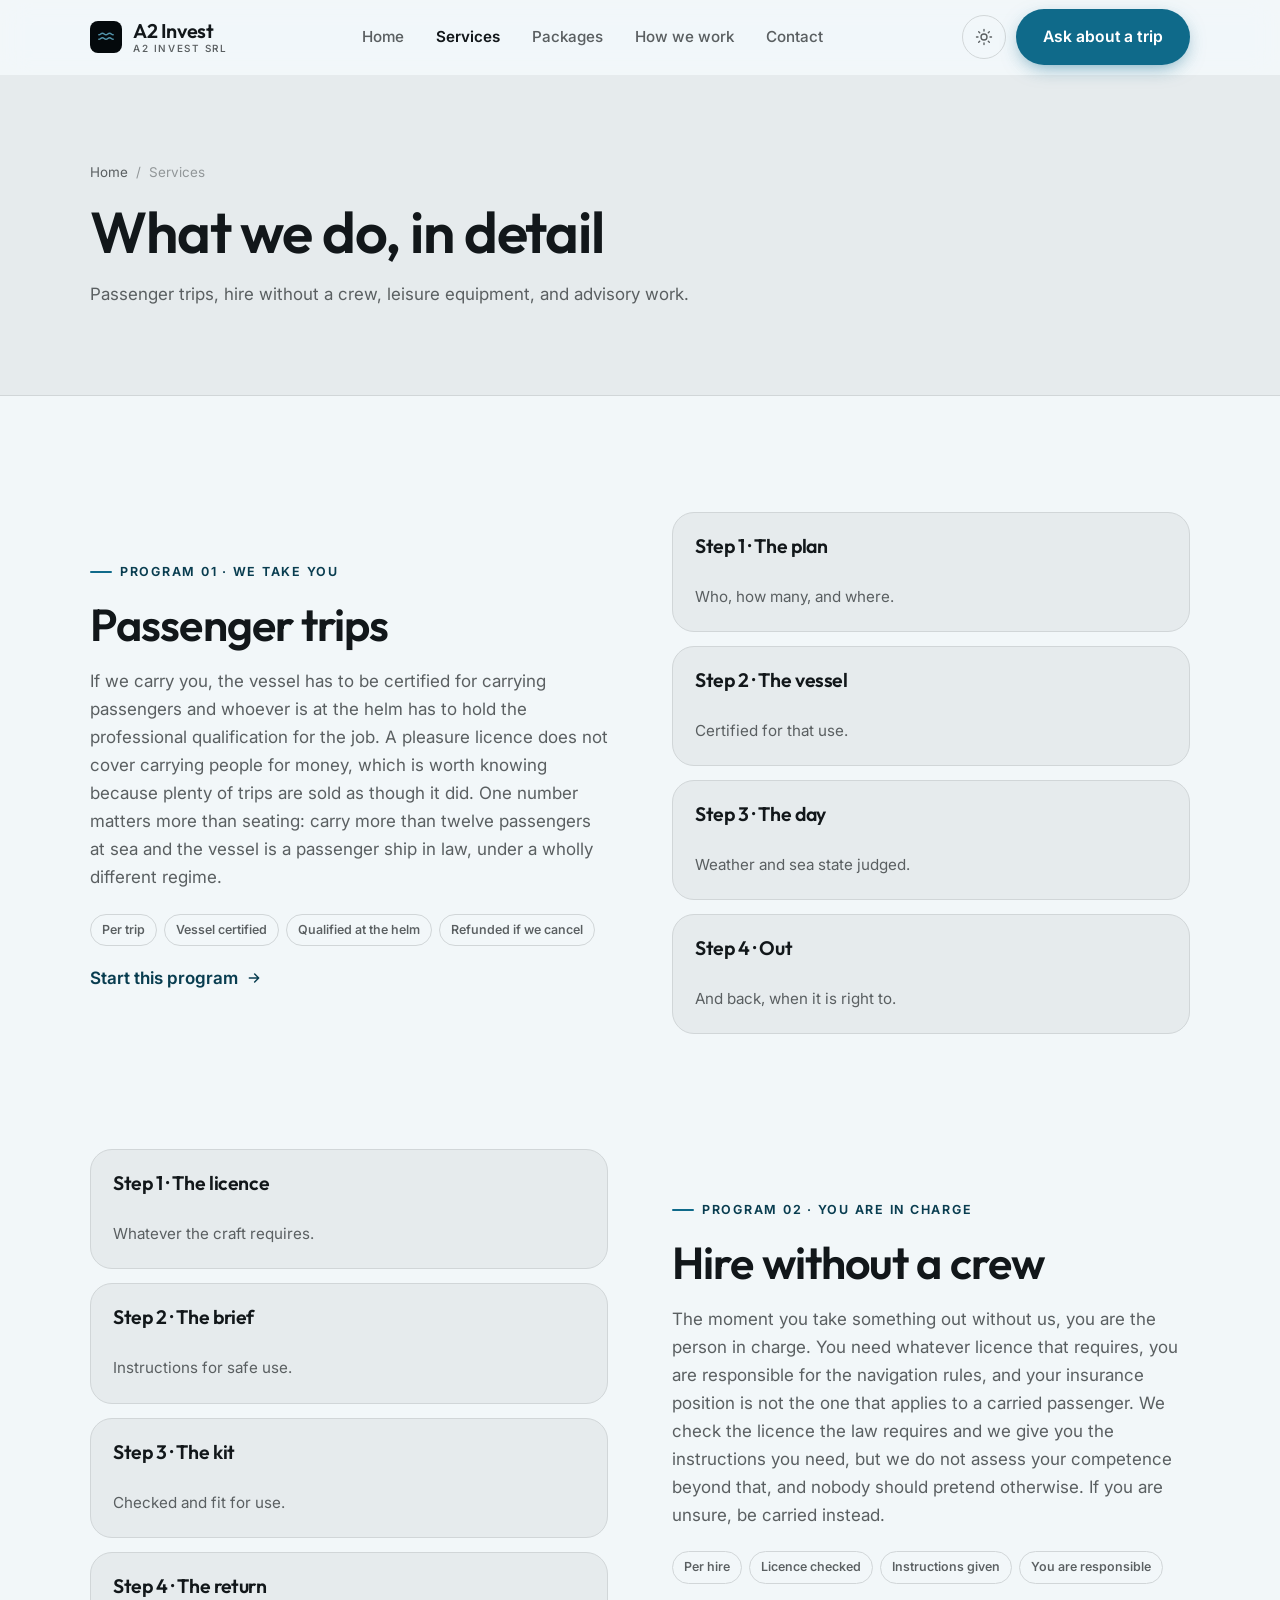
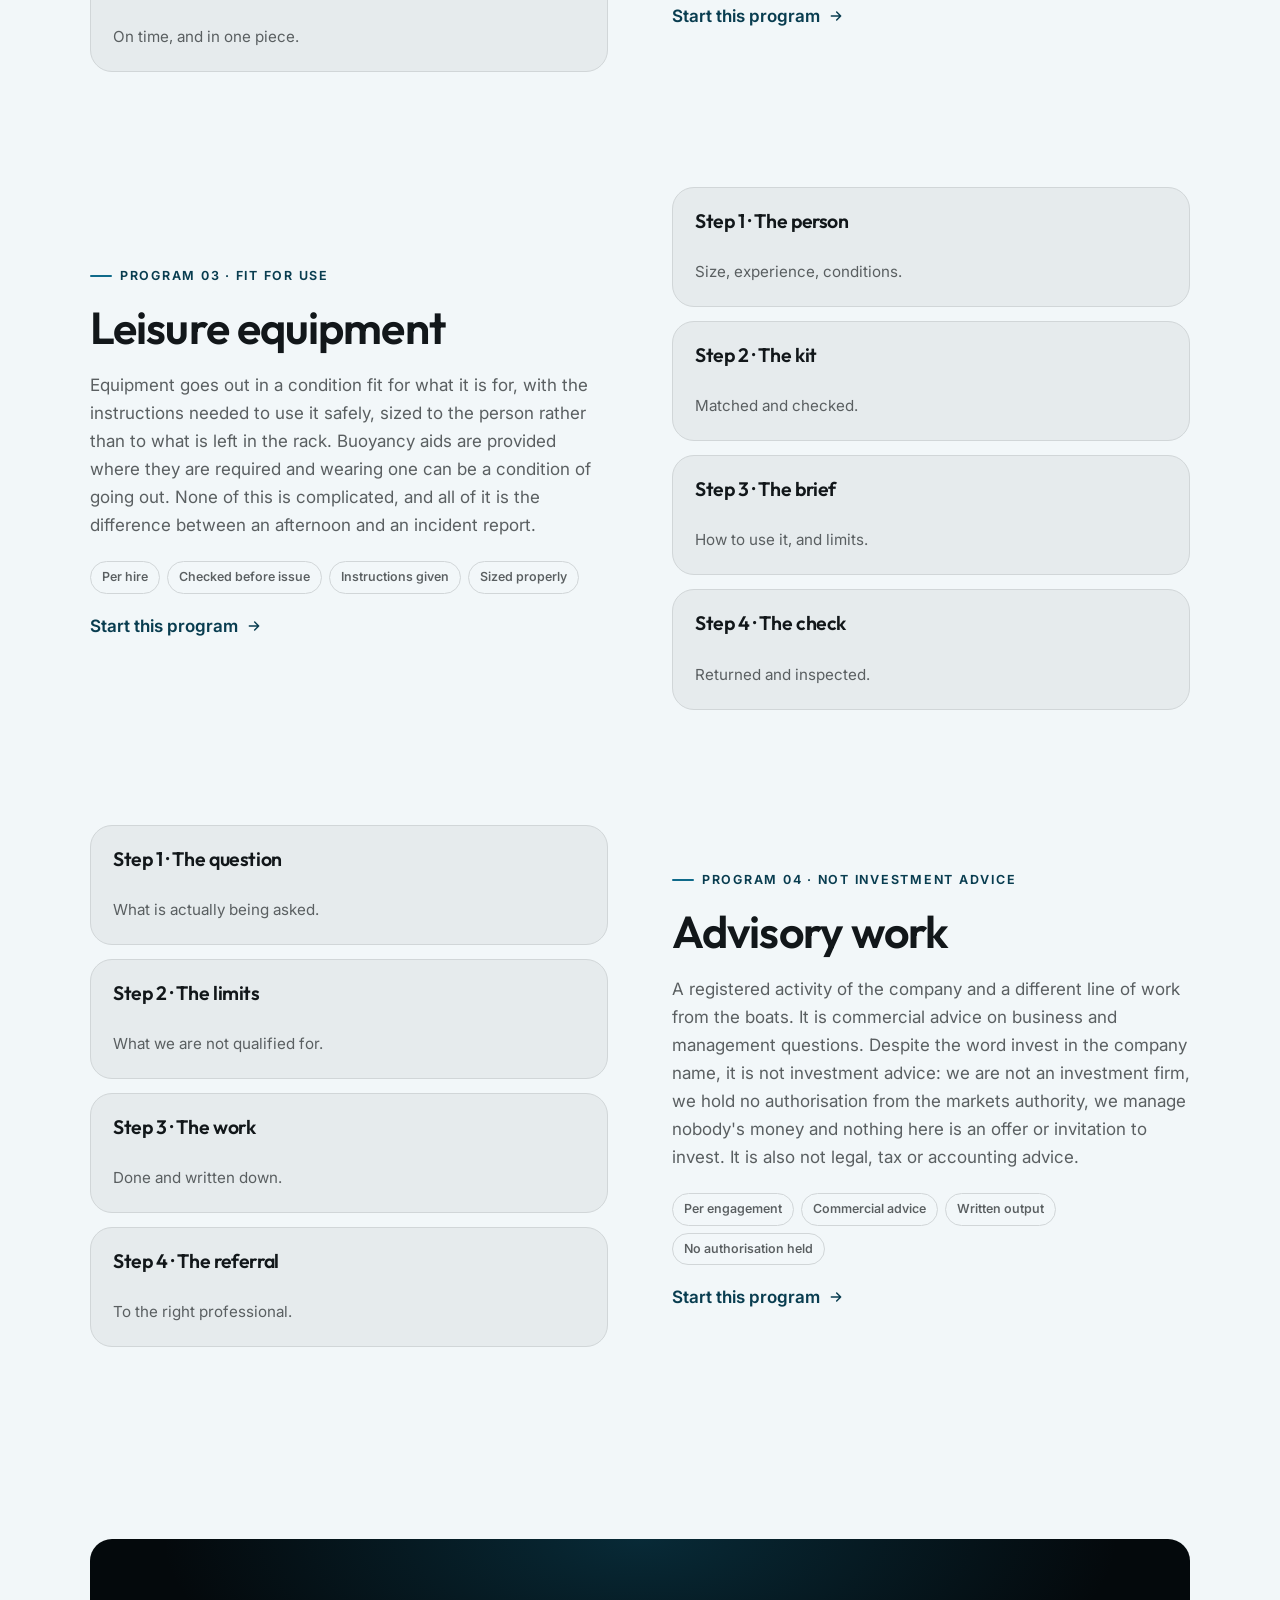
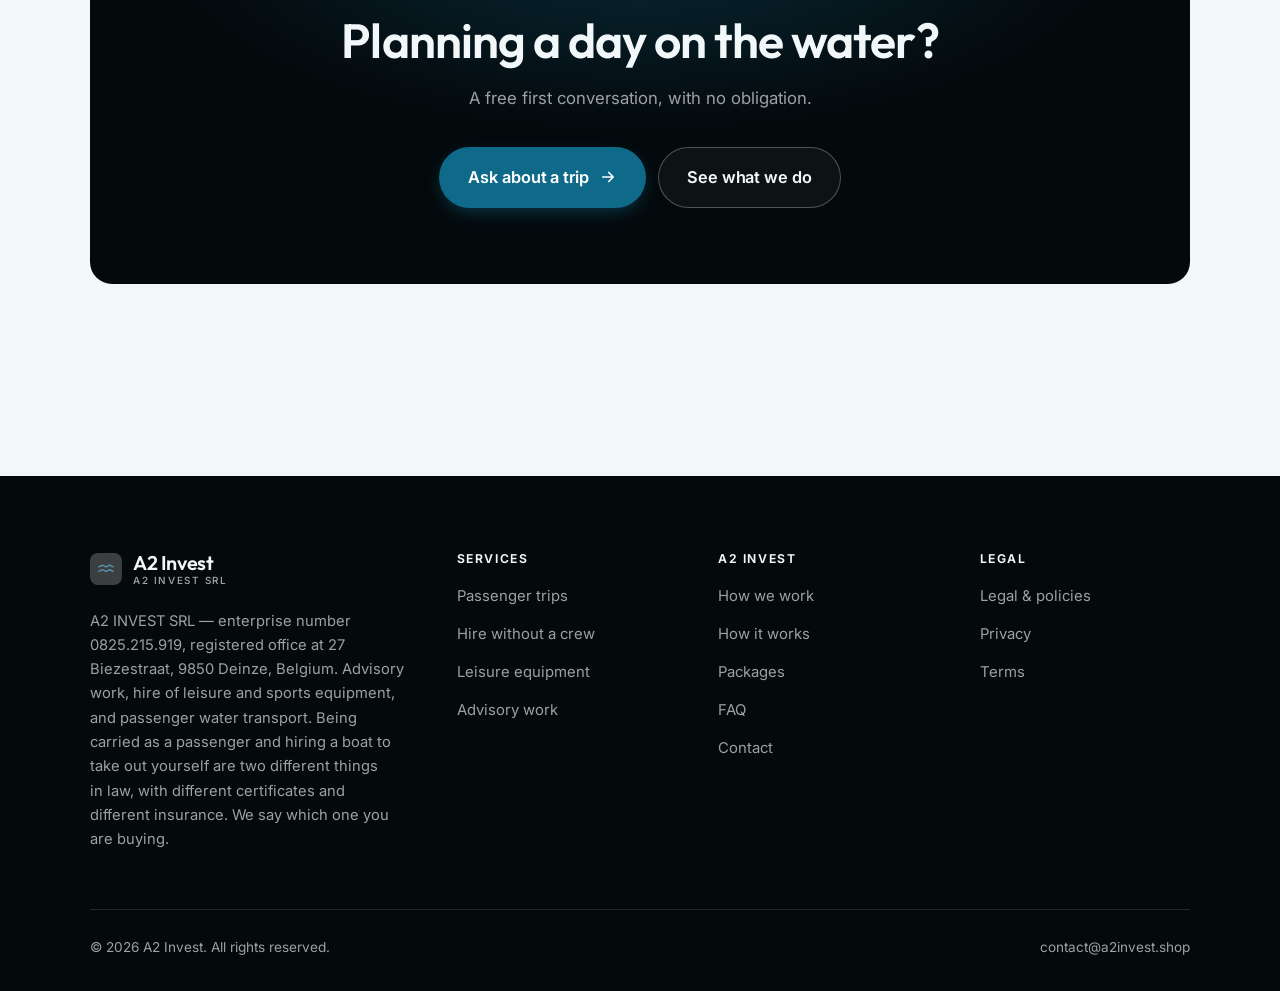
<file: programs.html>
<!DOCTYPE html>
<html lang="en" class="no-js">
<head>
<meta charset="utf-8">
<meta name="viewport" content="width=device-width, initial-scale=1">
<title>Services — A2 Invest</title>
<meta name="description" content="What A2 INVEST SRL does: passenger water transport, hire of craft and leisure equipment, and business and management consultancy.">
<link rel="canonical" href="https://a2invest.shop/programs.html">

<meta property="og:type" content="website">
<meta property="og:url" content="https://a2invest.shop/programs.html">
<meta property="og:site_name" content="A2 Invest">
<meta property="og:locale" content="en_US">
<meta property="og:title" content="Services — A2 Invest">
<meta property="og:description" content="What A2 INVEST SRL does: passenger water transport, hire of craft and leisure equipment, and business and management consultancy.">
<meta name="theme-color" content="#04090c">

<link rel="icon" href="assets/img/favicon.svg" type="image/svg+xml">
<link rel="preconnect" href="https://fonts.googleapis.com">
<link rel="preconnect" href="https://fonts.gstatic.com" crossorigin>
<link rel="stylesheet" href="https://fonts.googleapis.com/css2?family=Outfit:wght@400;500;600;700&family=Inter:wght@400..700&display=swap">
<link rel="stylesheet" href="assets/css/style.css">

<!-- Thème appliqué avant le premier rendu (évite le flash) -->
<script>
document.documentElement.classList.remove('no-js');
(function(){try{var t=localStorage.getItem('site-theme');if(t){document.documentElement.setAttribute('data-theme',t);}}catch(e){}})();
</script>
</head>

<body>
<a class="skip-link" href="#main">Skip to main content</a>

<header class="site-header">
  <nav class="wrap nav" aria-label="Main navigation">
    <a class="brand" href="index.html">
      <svg class="brand__mark" viewBox="0 0 64 64" aria-hidden="true">
        <rect class="bm-bg" width="64" height="64" rx="16"/>
        <g class="bm-ic" transform="translate(14 14) scale(1.5)" fill="none" stroke-width="2.1" stroke-linecap="round" stroke-linejoin="round"><path d="M2.5 9c2.4 0 2.4-2 4.75-2s2.4 2 4.75 2 2.4-2 4.75-2 2.4 2 4.75 2M2.5 15c2.4 0 2.4-2 4.75-2s2.4 2 4.75 2 2.4-2 4.75-2 2.4 2 4.75 2"/></g>
      </svg>
      <span>A2 Invest<span class="brand__sub">A2 INVEST SRL</span></span>
    </a>

    <ul class="nav__links" id="nav-links">
      <li><a href="index.html">Home</a></li>
      <li><a href="programs.html" aria-current="page">Services</a></li>
      <li><a href="index.html#pricing">Packages</a></li>
      <li><a href="about.html">How we work</a></li>
      <li><a href="contact.html">Contact</a></li>
      <li><a class="btn btn--primary" href="contact.html">Ask about a trip</a></li>
    </ul>

    <div class="nav__cta">
      <button class="theme-toggle" type="button" aria-label="Switch to dark theme">
        <svg class="icon-sun" viewBox="0 0 24 24" fill="none" stroke="currentColor" stroke-width="1.8" stroke-linecap="round" aria-hidden="true"><circle cx="12" cy="12" r="4"/><path d="M12 2v2m0 16v2M2 12h2m16 0h2M4.9 4.9l1.4 1.4m11.4 11.4 1.4 1.4M19.1 4.9l-1.4 1.4M6.3 17.7l-1.4 1.4"/></svg>
        <svg class="icon-moon" viewBox="0 0 24 24" fill="none" stroke="currentColor" stroke-width="1.8" stroke-linecap="round" stroke-linejoin="round" aria-hidden="true"><path d="M21 12.8A9 9 0 1 1 11.2 3a7 7 0 0 0 9.8 9.8z"/></svg>
      </button>
      <a class="btn btn--primary" href="contact.html">Ask about a trip</a>
      <button class="nav__toggle" type="button" aria-expanded="false" aria-controls="nav-links" aria-label="Open menu">
        <svg class="icon-open" viewBox="0 0 24 24" fill="none" stroke="currentColor" stroke-width="2" stroke-linecap="round" aria-hidden="true"><path d="M3 6h18M3 12h18M3 18h18"/></svg>
        <svg class="icon-close" viewBox="0 0 24 24" fill="none" stroke="currentColor" stroke-width="2" stroke-linecap="round" aria-hidden="true"><path d="M6 6l12 12M18 6L6 18"/></svg>
      </button>
    </div>
  </nav>
</header>

<main id="main">

<section class="page-head">
  <div class="wrap">
    <nav class="breadcrumb" aria-label="Breadcrumb">
      <a href="index.html">Home</a><span>/</span><span aria-current="page">Services</span>
    </nav>
    <h1>What we do, in detail</h1>
    <p>Passenger trips, hire without a crew, leisure equipment, and advisory work.</p>
  </div>
</section>

<section class="section wrap" id="passenger">
  <div class="split reveal">
    <div>
      <span class="eyebrow">Program 01 · We take you</span>
      <h2>Passenger trips</h2>
      <p>If we carry you, the vessel has to be certified for carrying passengers and whoever is at the helm has to hold the professional qualification for the job. A pleasure licence does not cover carrying people for money, which is worth knowing because plenty of trips are sold as though it did. One number matters more than seating: carry more than twelve passengers at sea and the vessel is a passenger ship in law, under a wholly different regime.</p>
      <ul class="tags"><li>Per trip</li><li>Vessel certified</li><li>Qualified at the helm</li><li>Refunded if we cancel</li></ul>
      <p><a class="arrow-link" href="contact.html">Start this program <svg viewBox="0 0 24 24" fill="none" stroke="currentColor" stroke-width="2.2" stroke-linecap="round" stroke-linejoin="round" aria-hidden="true"><path d="M5 12h14M13 6l6 6-6 6"/></svg></a></p>
    </div>
    <div class="grid grid--2 grid--tight">
      <article class="card card--sm">
        <h3>Step 1 · The plan</h3>
        <p>Who, how many, and where.</p>
      </article>
      <article class="card card--sm">
        <h3>Step 2 · The vessel</h3>
        <p>Certified for that use.</p>
      </article>
      <article class="card card--sm">
        <h3>Step 3 · The day</h3>
        <p>Weather and sea state judged.</p>
      </article>
      <article class="card card--sm">
        <h3>Step 4 · Out</h3>
        <p>And back, when it is right to.</p>
      </article>
    </div>
  </div>
</section>

<section class="section section--flush wrap" id="hire">
  <div class="split reveal">
    <div class="grid grid--2 grid--tight">
      <article class="card card--sm">
        <h3>Step 1 · The licence</h3>
        <p>Whatever the craft requires.</p>
      </article>
      <article class="card card--sm">
        <h3>Step 2 · The brief</h3>
        <p>Instructions for safe use.</p>
      </article>
      <article class="card card--sm">
        <h3>Step 3 · The kit</h3>
        <p>Checked and fit for use.</p>
      </article>
      <article class="card card--sm">
        <h3>Step 4 · The return</h3>
        <p>On time, and in one piece.</p>
      </article>
    </div>
    <div>
      <span class="eyebrow">Program 02 · You are in charge</span>
      <h2>Hire without a crew</h2>
      <p>The moment you take something out without us, you are the person in charge. You need whatever licence that requires, you are responsible for the navigation rules, and your insurance position is not the one that applies to a carried passenger. We check the licence the law requires and we give you the instructions you need, but we do not assess your competence beyond that, and nobody should pretend otherwise. If you are unsure, be carried instead.</p>
      <ul class="tags"><li>Per hire</li><li>Licence checked</li><li>Instructions given</li><li>You are responsible</li></ul>
      <p><a class="arrow-link" href="contact.html">Start this program <svg viewBox="0 0 24 24" fill="none" stroke="currentColor" stroke-width="2.2" stroke-linecap="round" stroke-linejoin="round" aria-hidden="true"><path d="M5 12h14M13 6l6 6-6 6"/></svg></a></p>
    </div>
  </div>
</section>

<section class="section section--flush wrap" id="equipment">
  <div class="split reveal">
    <div>
      <span class="eyebrow">Program 03 · Fit for use</span>
      <h2>Leisure equipment</h2>
      <p>Equipment goes out in a condition fit for what it is for, with the instructions needed to use it safely, sized to the person rather than to what is left in the rack. Buoyancy aids are provided where they are required and wearing one can be a condition of going out. None of this is complicated, and all of it is the difference between an afternoon and an incident report.</p>
      <ul class="tags"><li>Per hire</li><li>Checked before issue</li><li>Instructions given</li><li>Sized properly</li></ul>
      <p><a class="arrow-link" href="contact.html">Start this program <svg viewBox="0 0 24 24" fill="none" stroke="currentColor" stroke-width="2.2" stroke-linecap="round" stroke-linejoin="round" aria-hidden="true"><path d="M5 12h14M13 6l6 6-6 6"/></svg></a></p>
    </div>
    <div class="grid grid--2 grid--tight">
      <article class="card card--sm">
        <h3>Step 1 · The person</h3>
        <p>Size, experience, conditions.</p>
      </article>
      <article class="card card--sm">
        <h3>Step 2 · The kit</h3>
        <p>Matched and checked.</p>
      </article>
      <article class="card card--sm">
        <h3>Step 3 · The brief</h3>
        <p>How to use it, and limits.</p>
      </article>
      <article class="card card--sm">
        <h3>Step 4 · The check</h3>
        <p>Returned and inspected.</p>
      </article>
    </div>
  </div>
</section>

<section class="section section--flush wrap" id="advisory">
  <div class="split reveal">
    <div class="grid grid--2 grid--tight">
      <article class="card card--sm">
        <h3>Step 1 · The question</h3>
        <p>What is actually being asked.</p>
      </article>
      <article class="card card--sm">
        <h3>Step 2 · The limits</h3>
        <p>What we are not qualified for.</p>
      </article>
      <article class="card card--sm">
        <h3>Step 3 · The work</h3>
        <p>Done and written down.</p>
      </article>
      <article class="card card--sm">
        <h3>Step 4 · The referral</h3>
        <p>To the right professional.</p>
      </article>
    </div>
    <div>
      <span class="eyebrow">Program 04 · Not investment advice</span>
      <h2>Advisory work</h2>
      <p>A registered activity of the company and a different line of work from the boats. It is commercial advice on business and management questions. Despite the word invest in the company name, it is not investment advice: we are not an investment firm, we hold no authorisation from the markets authority, we manage nobody's money and nothing here is an offer or invitation to invest. It is also not legal, tax or accounting advice.</p>
      <ul class="tags"><li>Per engagement</li><li>Commercial advice</li><li>Written output</li><li>No authorisation held</li></ul>
      <p><a class="arrow-link" href="contact.html">Start this program <svg viewBox="0 0 24 24" fill="none" stroke="currentColor" stroke-width="2.2" stroke-linecap="round" stroke-linejoin="round" aria-hidden="true"><path d="M5 12h14M13 6l6 6-6 6"/></svg></a></p>
    </div>
  </div>
</section>

<section class="wrap section--tight">
  <div class="cta-band reveal">
    <h2>Planning a day on the water?</h2>
    <p>A free first conversation, with no obligation.</p>
    <div class="hero__actions">
      <a class="btn btn--primary btn--lg" href="contact.html">Ask about a trip <svg viewBox="0 0 24 24" fill="none" stroke="currentColor" stroke-width="2.2" stroke-linecap="round" stroke-linejoin="round" aria-hidden="true"><path d="M5 12h14M13 6l6 6-6 6"/></svg></a>
      <a class="btn btn--on-dark btn--lg" href="programs.html">See what we do</a>
    </div>
  </div>
</section>

</main>

<footer class="site-footer">
  <div class="wrap">
    <div class="footer__grid">
      <div class="footer__brand">
        <a class="brand" href="index.html">
          <svg class="brand__mark" viewBox="0 0 64 64" aria-hidden="true">
        <rect class="bm-bg" width="64" height="64" rx="16"/>
        <g class="bm-ic" transform="translate(14 14) scale(1.5)" fill="none" stroke-width="2.1" stroke-linecap="round" stroke-linejoin="round"><path d="M2.5 9c2.4 0 2.4-2 4.75-2s2.4 2 4.75 2 2.4-2 4.75-2 2.4 2 4.75 2M2.5 15c2.4 0 2.4-2 4.75-2s2.4 2 4.75 2 2.4-2 4.75-2 2.4 2 4.75 2"/></g>
      </svg>
          <span>A2 Invest<span class="brand__sub">A2 INVEST SRL</span></span>
        </a>
        <p>A2 INVEST SRL — enterprise number 0825.215.919, registered office at 27 Biezestraat, 9850 Deinze, Belgium. Advisory work, hire of leisure and sports equipment, and passenger water transport. Being carried as a passenger and hiring a boat to take out yourself are two different things in law, with different certificates and different insurance. We say which one you are buying.</p>
      </div>

      <div class="footer__col">
        <h4>Services</h4>
        <ul>
          <li><a href="programs.html#passenger">Passenger trips</a></li>
          <li><a href="programs.html#hire">Hire without a crew</a></li>
          <li><a href="programs.html#equipment">Leisure equipment</a></li>
          <li><a href="programs.html#advisory">Advisory work</a></li>
        </ul>
      </div>

      <div class="footer__col">
        <h4>A2 Invest</h4>
        <ul>
          <li><a href="about.html">How we work</a></li>
          <li><a href="index.html#how-it-works">How it works</a></li>
          <li><a href="index.html#pricing">Packages</a></li>
          <li><a href="index.html#faq">FAQ</a></li>
          <li><a href="contact.html">Contact</a></li>
        </ul>
      </div>

      <div class="footer__col">
        <h4>Legal</h4>
        <ul>
          <li><a href="legal.html">Legal &amp; policies</a></li>
          <li><a href="legal.html#privacy">Privacy</a></li>
          <li><a href="legal.html#terms">Terms</a></li>
        </ul>
      </div>
    </div>

    <div class="footer__bottom">
      <p>© <span data-year>2026</span> A2 Invest. All rights reserved.</p>
      <p><a href="mailto:contact@a2invest.shop">contact@a2invest.shop</a></p>
    </div>
  </div>
</footer>

<script src="assets/js/main.js" defer></script>
</body>
</html>
</file>
<file: assets/css/style.css>
/* A2 Invest — couleurs et polices de la marque.
   Modifier ces valeurs suffit à changer l'identité visuelle de tout le site. */
:root {
  --c-accent:    #0f6a8a;
  --c-on-accent: #ffffff;
  --c-ink:       #04090c;
  --c-paper:     #f2f7f9;

  --accent-ink-light: color-mix(in srgb, var(--c-accent) 58%, black);
  --accent-on-dark:   color-mix(in srgb, var(--c-accent) 72%, white);

  --font-display: "Outfit", system-ui, -apple-system, "Segoe UI", sans-serif;
  --font-body: "Inter", system-ui, -apple-system, "Segoe UI", sans-serif;
  --display-weight: 600;
  --display-tracking: -.02em;
}

/* ==========================================================================
   Feuille de style commune aux sites de coaching
   Les couleurs de marque (--c-accent, --c-on-accent, --c-ink, --c-paper) et
   les polices sont définies juste au-dessus, par site. Tout le reste en dérive.
   ========================================================================== */

/* --------------------------------------------------------------------------
   1. Tokens dérivés
   -------------------------------------------------------------------------- */

:root {
  /* Thème clair */
  --paper:      var(--c-paper);
  --paper-2:    color-mix(in srgb, var(--c-paper) 95%, var(--c-ink));
  --paper-3:    color-mix(in srgb, var(--c-paper) 89%, var(--c-ink));
  --line:       color-mix(in srgb, var(--c-paper) 86%, var(--c-ink));
  --text:       color-mix(in srgb, var(--c-ink) 94%, var(--c-paper));
  --muted:      color-mix(in srgb, var(--c-ink) 64%, var(--c-paper));
  --accent:     var(--c-accent);
  --accent-600: color-mix(in srgb, var(--c-accent) 86%, black);
  --accent-ink: var(--accent-ink-light);
  --on-accent:  var(--c-on-accent);
  --ink:        var(--c-ink);
  --ink-soft:   color-mix(in srgb, var(--c-ink) 90%, white);
  --on-ink:     var(--c-paper);
  --on-ink-mut: color-mix(in srgb, var(--c-paper) 64%, var(--c-ink));
  --brand-bg:   var(--c-ink);

  /* Rayons */
  --r-sm: 8px;
  --r-md: 14px;
  --r-lg: 22px;
  --r-full: 999px;

  /* Ombres */
  --sh-1: 0 1px 2px rgba(0, 0, 0, .05), 0 2px 8px rgba(0, 0, 0, .04);
  --sh-2: 0 2px 4px rgba(0, 0, 0, .05), 0 12px 32px rgba(0, 0, 0, .09);
  --sh-3: 0 4px 8px rgba(0, 0, 0, .06), 0 24px 56px rgba(0, 0, 0, .14);

  /* Rythme */
  --gutter: clamp(16px, 4vw, 40px);
  --maxw: 1180px;
  --section-y: clamp(64px, 9vw, 124px);

  --ease: cubic-bezier(.22, .61, .36, 1);
}

/* Thème sombre — suit le système, sauf si l'utilisateur a choisi « clair » */
@media (prefers-color-scheme: dark) {
  :root:not([data-theme="light"]) {
    --paper:      var(--c-ink);
    --paper-2:    color-mix(in srgb, var(--c-ink) 92%, white);
    --paper-3:    color-mix(in srgb, var(--c-ink) 86%, white);
    --line:       color-mix(in srgb, var(--c-ink) 80%, white);
    --text:       color-mix(in srgb, var(--c-paper) 94%, var(--c-ink));
    --muted:      color-mix(in srgb, var(--c-paper) 66%, var(--c-ink));
    --accent-ink: var(--accent-on-dark);
    --ink:        color-mix(in srgb, var(--c-ink) 72%, black);
    --brand-bg:   color-mix(in srgb, var(--c-ink) 80%, white);
    --sh-1: 0 1px 2px rgba(0, 0, 0, .4), 0 2px 8px rgba(0, 0, 0, .3);
    --sh-2: 0 2px 4px rgba(0, 0, 0, .4), 0 12px 32px rgba(0, 0, 0, .45);
    --sh-3: 0 4px 8px rgba(0, 0, 0, .45), 0 24px 56px rgba(0, 0, 0, .55);
  }
}

/* Thème sombre — choix explicite */
:root[data-theme="dark"] {
  --paper:      var(--c-ink);
  --paper-2:    color-mix(in srgb, var(--c-ink) 92%, white);
  --paper-3:    color-mix(in srgb, var(--c-ink) 86%, white);
  --line:       color-mix(in srgb, var(--c-ink) 80%, white);
  --text:       color-mix(in srgb, var(--c-paper) 94%, var(--c-ink));
  --muted:      color-mix(in srgb, var(--c-paper) 66%, var(--c-ink));
  --accent-ink: var(--accent-on-dark);
  --ink:        color-mix(in srgb, var(--c-ink) 72%, black);
  --brand-bg:   color-mix(in srgb, var(--c-ink) 80%, white);
  --sh-1: 0 1px 2px rgba(0, 0, 0, .4), 0 2px 8px rgba(0, 0, 0, .3);
  --sh-2: 0 2px 4px rgba(0, 0, 0, .4), 0 12px 32px rgba(0, 0, 0, .45);
  --sh-3: 0 4px 8px rgba(0, 0, 0, .45), 0 24px 56px rgba(0, 0, 0, .55);
}

/* --------------------------------------------------------------------------
   2. Reset / base
   -------------------------------------------------------------------------- */

*, *::before, *::after { box-sizing: border-box; }

* { margin: 0; }

html {
  -webkit-text-size-adjust: 100%;
  scroll-behavior: smooth;
  scroll-padding-top: 88px;
}

body {
  background: var(--paper);
  color: var(--text);
  font-family: var(--font-body);
  font-size: 17px;
  line-height: 1.65;
  -webkit-font-smoothing: antialiased;
  text-rendering: optimizeLegibility;
  overflow-x: hidden;
}

img, svg, video { display: block; max-width: 100%; height: auto; }

a { color: inherit; text-decoration: none; }

button, input, textarea, select { font: inherit; color: inherit; }

h1, h2, h3, h4 {
  font-family: var(--font-display);
  font-weight: var(--display-weight);
  line-height: 1.08;
  letter-spacing: var(--display-tracking);
  text-wrap: balance;
}

p { text-wrap: pretty; }

:focus-visible {
  outline: 3px solid var(--accent);
  outline-offset: 3px;
  border-radius: 4px;
}

::selection { background: var(--accent); color: var(--on-accent); }

/* --------------------------------------------------------------------------
   3. Utilitaires de mise en page
   -------------------------------------------------------------------------- */

.wrap {
  width: 100%;
  max-width: var(--maxw);
  margin-inline: auto;
  padding-inline: var(--gutter);
}

.section { padding-block: var(--section-y); }
.section--flush { padding-top: 0; }
.section--tight { padding-block: clamp(48px, 6vw, 80px); }

.skip-link {
  position: absolute;
  left: 12px;
  top: -100px;
  z-index: 200;
  background: var(--accent);
  color: var(--on-accent);
  padding: 12px 20px;
  border-radius: var(--r-sm);
  font-weight: 600;
  transition: top .2s var(--ease);
}
.skip-link:focus { top: 12px; }

.eyebrow {
  display: inline-flex;
  align-items: center;
  gap: 8px;
  font-size: .78rem;
  font-weight: 650;
  letter-spacing: .14em;
  text-transform: uppercase;
  color: var(--accent-ink);
  margin-bottom: 18px;
}
.eyebrow::before {
  content: "";
  width: 22px;
  height: 2px;
  background: var(--accent);
  border-radius: 2px;
}

.section-head { max-width: 62ch; margin-bottom: clamp(36px, 5vw, 60px); }
.section-head h2 { font-size: clamp(2rem, 4.4vw, 3.1rem); }
.section-head p {
  margin-top: 18px;
  color: var(--muted);
  font-size: clamp(1rem, 1.6vw, 1.12rem);
  max-width: 58ch;
}

.section-head--center { margin-inline: auto; text-align: center; }
.section-head--center .eyebrow { justify-content: center; }
.section-head--center p { margin-inline: auto; }

/* --------------------------------------------------------------------------
   4. Boutons
   -------------------------------------------------------------------------- */

.btn {
  display: inline-flex;
  align-items: center;
  justify-content: center;
  gap: 10px;
  padding: 14px 26px;
  border: 1px solid transparent;
  border-radius: var(--r-full);
  font-weight: 620;
  font-size: .98rem;
  letter-spacing: -.005em;
  cursor: pointer;
  white-space: nowrap;
  transition: transform .18s var(--ease), background-color .18s var(--ease),
              border-color .18s var(--ease), box-shadow .18s var(--ease), color .18s var(--ease);
}
.btn:hover { transform: translateY(-2px); }
.btn:active { transform: translateY(0); }

.btn--primary {
  background: var(--accent);
  color: var(--on-accent);
  box-shadow: 0 6px 20px -6px color-mix(in srgb, var(--c-accent) 65%, transparent);
}
.btn--primary:hover {
  background: var(--accent-600);
  box-shadow: 0 12px 28px -8px color-mix(in srgb, var(--c-accent) 70%, transparent);
}

.btn--ghost {
  border-color: var(--line);
  background: transparent;
  color: var(--text);
}
.btn--ghost:hover { border-color: var(--accent); color: var(--accent-ink); }

.btn--on-dark {
  border-color: color-mix(in srgb, var(--c-paper) 28%, transparent);
  color: var(--on-ink);
  background: color-mix(in srgb, var(--c-paper) 4%, transparent);
}
.btn--on-dark:hover {
  border-color: color-mix(in srgb, var(--c-paper) 60%, transparent);
  background: color-mix(in srgb, var(--c-paper) 10%, transparent);
}

.btn--lg { padding: 16px 28px; font-size: 1.02rem; }
.btn--block { width: 100%; }

.btn svg { width: 18px; height: 18px; flex: none; }

@media (max-width: 420px) {
  .btn--lg { padding: 15px 22px; font-size: 1rem; white-space: normal; text-align: center; }
}

/* Lien fléché */
.arrow-link {
  display: inline-flex;
  align-items: center;
  gap: 8px;
  font-weight: 620;
  color: var(--accent-ink);
}
.arrow-link svg { width: 16px; height: 16px; transition: transform .18s var(--ease); }
.arrow-link:hover svg { transform: translateX(4px); }

/* --------------------------------------------------------------------------
   5. En-tête / navigation
   -------------------------------------------------------------------------- */

.site-header {
  position: sticky;
  top: 0;
  z-index: 100;
  background: color-mix(in srgb, var(--paper) 82%, transparent);
  backdrop-filter: saturate(180%) blur(14px);
  -webkit-backdrop-filter: saturate(180%) blur(14px);
  border-bottom: 1px solid transparent;
  transition: border-color .25s var(--ease), background-color .25s var(--ease);
}
.site-header.is-stuck {
  border-bottom-color: var(--line);
  background: color-mix(in srgb, var(--paper) 94%, transparent);
}

.nav {
  display: flex;
  align-items: center;
  justify-content: space-between;
  gap: 24px;
  height: 74px;
}

.brand {
  display: inline-flex;
  align-items: center;
  gap: 11px;
  font-family: var(--font-display);
  font-weight: var(--display-weight);
  font-size: 1.24rem;
  letter-spacing: var(--display-tracking);
  flex: none;
  line-height: 1.1;
}
.brand__mark { width: 32px; height: 32px; flex: none; }
.brand__mark .bm-bg { fill: var(--brand-bg); }
.brand__mark .bm-ic { stroke: var(--accent-on-dark); color: var(--accent-on-dark); }
.brand__sub {
  display: block;
  font-family: var(--font-body);
  font-size: .62rem;
  font-weight: 550;
  letter-spacing: .16em;
  text-transform: uppercase;
  color: var(--muted);
  margin-top: 1px;
}

.nav__links {
  display: flex;
  align-items: center;
  gap: 4px;
  list-style: none;
  padding: 0;
}
.nav__links a {
  display: block;
  padding: 9px 14px;
  border-radius: var(--r-full);
  font-size: .95rem;
  font-weight: 520;
  color: var(--muted);
  transition: color .16s var(--ease), background-color .16s var(--ease);
}
.nav__links a:hover { color: var(--text); background: var(--paper-2); }
.nav__links a[aria-current="page"] { color: var(--text); font-weight: 620; }
.nav__links .btn { display: none; }

.nav__cta { display: flex; align-items: center; gap: 10px; flex: none; }

.nav__toggle {
  display: none;
  width: 44px;
  height: 44px;
  align-items: center;
  justify-content: center;
  background: transparent;
  border: 1px solid var(--line);
  border-radius: var(--r-full);
  cursor: pointer;
}
.nav__toggle svg { width: 20px; height: 20px; }
.nav__toggle .icon-close { display: none; }
.nav__toggle[aria-expanded="true"] .icon-open { display: none; }
.nav__toggle[aria-expanded="true"] .icon-close { display: block; }

@media (max-width: 900px) {
  .nav__links, .nav__cta .btn { display: none; }
  .nav__toggle { display: inline-flex; }

  .nav__links {
    position: fixed;
    inset: 74px 0 auto;
    flex-direction: column;
    align-items: stretch;
    gap: 2px;
    padding: 20px var(--gutter) 32px;
    background: var(--paper);
    border-bottom: 1px solid var(--line);
    box-shadow: var(--sh-2);
  }
  .nav__links.is-open { display: flex; }
  .nav__links a { padding: 14px 4px; font-size: 1.1rem; border-radius: var(--r-sm); }
  .nav__links a.btn { display: inline-flex; margin-top: 14px; padding: 14px 26px; color: var(--on-accent); }
}

@media (max-width: 380px) {
  .brand__sub { display: none; }
}

/* Bouton de thème */
.theme-toggle {
  width: 44px;
  height: 44px;
  display: inline-flex;
  align-items: center;
  justify-content: center;
  background: transparent;
  border: 1px solid var(--line);
  border-radius: var(--r-full);
  cursor: pointer;
  color: var(--muted);
  transition: color .16s var(--ease), border-color .16s var(--ease);
}
.theme-toggle:hover { color: var(--text); border-color: var(--accent); }
.theme-toggle svg { width: 18px; height: 18px; }
.theme-toggle .icon-moon { display: none; }
:root[data-theme="dark"] .theme-toggle .icon-sun { display: none; }
:root[data-theme="dark"] .theme-toggle .icon-moon { display: block; }
@media (prefers-color-scheme: dark) {
  :root:not([data-theme="light"]) .theme-toggle .icon-sun { display: none; }
  :root:not([data-theme="light"]) .theme-toggle .icon-moon { display: block; }
}

/* --------------------------------------------------------------------------
   6. Hero
   -------------------------------------------------------------------------- */

.hero {
  position: relative;
  background: var(--ink);
  color: var(--on-ink);
  overflow: hidden;
  isolation: isolate;
}

/* Halo de couleur + grain léger */
.hero::before {
  content: "";
  position: absolute;
  inset: -30% -10% auto;
  height: 130%;
  background:
    radial-gradient(60% 55% at 78% 18%, color-mix(in srgb, var(--c-accent) 34%, transparent), transparent 62%),
    radial-gradient(48% 44% at 12% 88%, color-mix(in srgb, var(--c-accent) 16%, transparent), transparent 66%);
  z-index: -2;
  pointer-events: none;
}
.hero::after {
  content: "";
  position: absolute;
  inset: 0;
  background-image: url("data:image/svg+xml,%3Csvg xmlns='http://www.w3.org/2000/svg' width='160' height='160'%3E%3Cfilter id='n'%3E%3CfeTurbulence type='fractalNoise' baseFrequency='.85' numOctaves='3'/%3E%3C/filter%3E%3Crect width='160' height='160' filter='url(%23n)' opacity='.28'/%3E%3C/svg%3E");
  opacity: .45;
  mix-blend-mode: overlay;
  z-index: -1;
  pointer-events: none;
}

.hero__inner {
  display: grid;
  grid-template-columns: minmax(0, 1.05fr) minmax(0, .95fr);
  align-items: center;
  gap: clamp(32px, 5vw, 72px);
  padding-block: clamp(56px, 8vw, 110px);
}

.hero h1 {
  font-size: clamp(2.5rem, 6vw, 4.6rem);
  letter-spacing: calc(var(--display-tracking) * 1.4);
}
.hero h1 em {
  font-style: normal;
  color: var(--accent-on-dark);
  text-decoration: underline;
  text-decoration-color: color-mix(in srgb, var(--c-accent) 45%, transparent);
  text-decoration-thickness: .1em;
  text-underline-offset: .14em;
  text-decoration-skip-ink: none;
}

.hero__lede {
  margin-top: 22px;
  font-size: clamp(1.04rem, 1.9vw, 1.2rem);
  color: var(--on-ink-mut);
  max-width: 50ch;
}

.hero__actions {
  display: flex;
  flex-wrap: wrap;
  gap: 12px;
  margin-top: 34px;
}

.hero__eyebrow { color: var(--accent-on-dark); }
.hero__eyebrow::before { background: var(--accent-on-dark); }

/* Faits sur l'offre */
.hero__proof {
  display: grid;
  grid-template-columns: repeat(4, minmax(0, 1fr));
  gap: clamp(18px, 3vw, 32px);
  margin-top: 44px;
  padding: 26px 0 0;
  border-top: 1px solid color-mix(in srgb, var(--c-paper) 14%, transparent);
  list-style: none;
}
.stat__num {
  display: block;
  font-family: var(--font-display);
  font-size: clamp(1.5rem, 2.6vw, 2.05rem);
  font-weight: var(--display-weight);
  line-height: 1;
  letter-spacing: var(--display-tracking);
  white-space: nowrap;
}
.stat__label {
  display: block;
  margin-top: 7px;
  font-size: .82rem;
  line-height: 1.4;
  color: var(--on-ink-mut);
}

.hero__art svg { width: 100%; height: auto; border-radius: var(--r-lg); box-shadow: var(--sh-3); }

@media (max-width: 880px) {
  .hero__inner { grid-template-columns: 1fr; }
  .hero__art { order: -1; max-width: 560px; }
}
@media (max-width: 540px) {
  .hero__proof { grid-template-columns: repeat(2, minmax(0, 1fr)); }
}

/* --------------------------------------------------------------------------
   7. Bandeau défilant
   -------------------------------------------------------------------------- */

.marquee {
  background: var(--ink-soft);
  color: var(--on-ink-mut);
  border-top: 1px solid color-mix(in srgb, var(--c-paper) 8%, transparent);
  padding-block: 18px;
  overflow: hidden;
  white-space: nowrap;
  mask-image: linear-gradient(90deg, transparent, #000 8%, #000 92%, transparent);
  -webkit-mask-image: linear-gradient(90deg, transparent, #000 8%, #000 92%, transparent);
}
.marquee__track {
  display: inline-flex;
  gap: 42px;
  align-items: center;
  animation: marquee 38s linear infinite;
  font-size: .86rem;
  letter-spacing: .12em;
  text-transform: uppercase;
  font-weight: 560;
}
.marquee__track span { display: inline-flex; align-items: center; gap: 42px; }
.marquee__track span::after {
  content: "";
  width: 5px; height: 5px;
  border-radius: 50%;
  background: var(--accent);
  opacity: .8;
}
@keyframes marquee { to { transform: translateX(-50%); } }

/* --------------------------------------------------------------------------
   8. Grilles de cartes
   -------------------------------------------------------------------------- */

.grid {
  display: grid;
  gap: clamp(16px, 2.2vw, 26px);
}
.grid--2 { grid-template-columns: repeat(auto-fit, minmax(min(100%, 260px), 1fr)); }
.grid--3 { grid-template-columns: repeat(auto-fit, minmax(min(100%, 270px), 1fr)); }
.grid--4 { grid-template-columns: repeat(auto-fit, minmax(min(100%, 230px), 1fr)); }
.grid--tight { gap: 14px; }

.card {
  position: relative;
  display: flex;
  flex-direction: column;
  padding: 28px;
  background: var(--paper-2);
  border: 1px solid var(--line);
  border-radius: var(--r-lg);
  transition: transform .22s var(--ease), box-shadow .22s var(--ease), border-color .22s var(--ease);
}
a.card:hover, .card--lift:hover {
  transform: translateY(-5px);
  box-shadow: var(--sh-2);
  border-color: color-mix(in srgb, var(--c-accent) 45%, var(--line));
}
.card--sm { padding: 22px; }
.card--sm h3 { font-size: 1rem; }
.card__icon {
  width: 52px;
  height: 52px;
  display: grid;
  place-items: center;
  border-radius: var(--r-md);
  background: color-mix(in srgb, var(--c-accent) 15%, transparent);
  color: var(--accent-ink);
  margin-bottom: 20px;
}
.card__icon svg { width: 26px; height: 26px; }
.card h3 { font-size: 1.22rem; margin-bottom: 10px; }
.card p { color: var(--muted); font-size: .95rem; }
.card .arrow-link { margin-top: auto; padding-top: 18px; font-size: .92rem; }

.tags {
  list-style: none;
  padding: 0;
  margin: 18px 0 0;
  display: flex;
  flex-wrap: wrap;
  gap: 7px;
}
.tags li {
  font-size: .78rem;
  font-weight: 560;
  padding: 5px 11px;
  border-radius: var(--r-full);
  background: var(--paper);
  border: 1px solid var(--line);
  color: var(--muted);
}

/* --------------------------------------------------------------------------
   9. Méthode (étapes)
   -------------------------------------------------------------------------- */

.steps { counter-reset: step; }
.step {
  position: relative;
  padding: 30px 26px 26px;
  background: var(--paper);
  border: 1px solid var(--line);
  border-radius: var(--r-lg);
}
.step::before {
  counter-increment: step;
  content: "0" counter(step);
  display: block;
  font-family: var(--font-display);
  font-size: 2.6rem;
  font-weight: var(--display-weight);
  line-height: 1;
  letter-spacing: var(--display-tracking);
  color: color-mix(in srgb, var(--c-accent) 55%, var(--paper));
  margin-bottom: 16px;
}
.step h3 { font-size: 1.12rem; margin-bottom: 9px; }
.step p { color: var(--muted); font-size: .93rem; }

/* --------------------------------------------------------------------------
   10. Tarifs
   -------------------------------------------------------------------------- */

.plans { align-items: start; }

.plan {
  display: flex;
  flex-direction: column;
  padding: 32px 28px;
  background: var(--paper);
  border: 1px solid var(--line);
  border-radius: var(--r-lg);
  height: 100%;
  position: relative;
}
.plan--featured {
  background: var(--ink);
  color: var(--on-ink);
  border-color: var(--ink);
  box-shadow: var(--sh-3);
}
.plan--featured .plan__desc,
.plan--featured .plan__period,
.plan--featured .plan__features li { color: var(--on-ink-mut); }
.plan--featured .plan__features li::before { color: var(--accent-on-dark); }

.plan__tag {
  position: absolute;
  top: 18px;
  right: 18px;
  font-size: .7rem;
  font-weight: 680;
  letter-spacing: .1em;
  text-transform: uppercase;
  padding: 5px 12px;
  border-radius: var(--r-full);
  background: var(--accent);
  color: var(--on-accent);
}

.plan h3 { font-size: 1.3rem; }
.plan--featured h3 { padding-right: 120px; }
.plan__desc { margin-top: 8px; color: var(--muted); font-size: .92rem; min-height: 2.8em; }

.plan__price {
  display: flex;
  align-items: baseline;
  gap: 6px;
  margin: 22px 0 4px;
  font-family: var(--font-display);
  font-size: clamp(2.2rem, 4vw, 2.9rem);
  font-weight: var(--display-weight);
  letter-spacing: var(--display-tracking);
  line-height: 1;
}
.plan__period { font-family: var(--font-body); font-size: .9rem; font-weight: 450; color: var(--muted); letter-spacing: 0; }

.plan__features {
  list-style: none;
  padding: 0;
  margin: 24px 0 28px;
  display: grid;
  gap: 11px;
  flex: 1;
}
.plan__features li {
  display: grid;
  grid-template-columns: 20px 1fr;
  gap: 10px;
  font-size: .93rem;
  color: var(--muted);
  align-items: start;
}
.plan__features li::before {
  content: "✓";
  color: var(--accent-ink);
  font-weight: 700;
  line-height: 1.5;
}

.plans-note { text-align: center; margin-top: 26px; font-size: .88rem; color: var(--muted); }

/* --------------------------------------------------------------------------
   11. Bloc split (texte + illustration)
   -------------------------------------------------------------------------- */

.split {
  display: grid;
  grid-template-columns: repeat(auto-fit, minmax(min(100%, 340px), 1fr));
  gap: clamp(32px, 5vw, 68px);
  align-items: center;
}
.split--top { align-items: start; }
.split__art svg { width: 100%; border-radius: var(--r-lg); box-shadow: var(--sh-2); }
.split h2 { font-size: clamp(1.9rem, 4vw, 2.8rem); }
.split p { margin-top: 18px; color: var(--muted); }
.split .tags { margin-top: 22px; }

/* --------------------------------------------------------------------------
   12. FAQ
   -------------------------------------------------------------------------- */

.faq { max-width: 780px; margin-inline: auto; }
.faq details {
  border-bottom: 1px solid var(--line);
  padding: 4px 0;
}
.faq summary {
  display: flex;
  align-items: center;
  justify-content: space-between;
  gap: 20px;
  padding: 22px 4px;
  cursor: pointer;
  list-style: none;
  font-family: var(--font-display);
  font-size: 1.08rem;
  font-weight: var(--display-weight);
  letter-spacing: var(--display-tracking);
}
.faq summary::-webkit-details-marker { display: none; }
.faq summary::after {
  content: "";
  flex: none;
  width: 13px;
  height: 13px;
  border-right: 2px solid var(--muted);
  border-bottom: 2px solid var(--muted);
  transform: rotate(45deg) translate(-3px, -3px);
  transition: transform .2s var(--ease), border-color .2s var(--ease);
}
.faq details[open] summary::after {
  transform: rotate(225deg) translate(-3px, -3px);
  border-color: var(--accent);
}
.faq details p { padding: 0 4px 24px; color: var(--muted); max-width: 66ch; }

/* --------------------------------------------------------------------------
   13. Bandeau d'appel à l'action
   -------------------------------------------------------------------------- */

.cta-band {
  position: relative;
  background: var(--ink);
  color: var(--on-ink);
  border-radius: var(--r-lg);
  padding: clamp(40px, 6vw, 76px) clamp(24px, 5vw, 64px);
  overflow: hidden;
  isolation: isolate;
  text-align: center;
}
.cta-band::before {
  content: "";
  position: absolute;
  inset: 0;
  background: radial-gradient(70% 90% at 50% 0%, color-mix(in srgb, var(--c-accent) 34%, transparent), transparent 62%);
  z-index: -1;
}
.cta-band h2 { font-size: clamp(1.9rem, 4.4vw, 3rem); }
.cta-band p {
  margin: 18px auto 0;
  max-width: 52ch;
  color: var(--on-ink-mut);
  font-size: 1.05rem;
}
.cta-band .hero__actions { justify-content: center; }

/* --------------------------------------------------------------------------
   14. Formulaire
   -------------------------------------------------------------------------- */

.form-layout {
  display: grid;
  grid-template-columns: minmax(0, 1fr) minmax(0, 420px);
  gap: clamp(32px, 5vw, 64px);
  align-items: start;
}
@media (max-width: 880px) { .form-layout { grid-template-columns: 1fr; } }

.form {
  display: grid;
  gap: 18px;
  padding: clamp(22px, 3.5vw, 36px);
  background: var(--paper-2);
  border: 1px solid var(--line);
  border-radius: var(--r-lg);
}
.form__row { display: grid; grid-template-columns: repeat(auto-fit, minmax(min(100%, 200px), 1fr)); gap: 18px; }

.field { display: grid; gap: 7px; }
.field label { font-size: .88rem; font-weight: 600; }
.field label .req { color: var(--accent-ink); }
.field input, .field textarea, .field select {
  width: 100%;
  padding: 13px 15px;
  background: var(--paper);
  border: 1px solid var(--line);
  border-radius: var(--r-md);
  font-size: .97rem;
  transition: border-color .16s var(--ease), box-shadow .16s var(--ease);
}
.field input:focus, .field textarea:focus, .field select:focus {
  outline: none;
  border-color: var(--accent);
  box-shadow: 0 0 0 3px color-mix(in srgb, var(--c-accent) 24%, transparent);
}
.field textarea { resize: vertical; min-height: 130px; }
.field__hint { font-size: .8rem; color: var(--muted); }

.form__status { font-size: .9rem; font-weight: 600; min-height: 1.4em; }
.form__note { font-size: .82rem; color: var(--muted); }
.form__note a { color: var(--accent-ink); text-decoration: underline; text-underline-offset: 2px; }

.contact-aside { display: grid; gap: 14px; }
.contact-card {
  display: flex;
  gap: 14px;
  padding: 20px 22px;
  background: var(--paper);
  border: 1px solid var(--line);
  border-radius: var(--r-md);
}
.contact-card--soft { background: var(--paper-2); }
.contact-card svg { width: 22px; height: 22px; flex: none; color: var(--accent-ink); margin-top: 3px; }
.contact-card b { display: block; font-size: .95rem; font-weight: 620; }
.contact-card span, .contact-card a { display: block; font-size: .9rem; color: var(--muted); }
.contact-card a:hover { color: var(--accent-ink); }

/* --------------------------------------------------------------------------
   15. Page interne — en-tête
   -------------------------------------------------------------------------- */

.page-head {
  background: var(--paper-2);
  border-bottom: 1px solid var(--line);
  padding-block: clamp(48px, 7vw, 86px);
}
.page-head h1 { font-size: clamp(2.2rem, 5.4vw, 3.6rem); max-width: 20ch; }
.page-head p { margin-top: 18px; color: var(--muted); max-width: 58ch; font-size: 1.06rem; }

.breadcrumb {
  display: flex;
  gap: 8px;
  align-items: center;
  font-size: .84rem;
  color: var(--muted);
  margin-bottom: 18px;
}
.breadcrumb a:hover { color: var(--accent-ink); }
.breadcrumb span { opacity: .6; }

/* --------------------------------------------------------------------------
   16. Pied de page
   -------------------------------------------------------------------------- */

.site-footer {
  background: var(--ink);
  color: var(--on-ink-mut);
  padding-block: clamp(48px, 6vw, 76px) 32px;
  margin-top: var(--section-y);
}
.site-footer .brand { color: var(--on-ink); }
.site-footer .brand__mark .bm-bg { fill: color-mix(in srgb, var(--c-ink) 78%, white); }
.site-footer .brand__sub { color: var(--on-ink-mut); }

.footer__grid {
  display: grid;
  grid-template-columns: minmax(0, 1.5fr) repeat(auto-fit, minmax(150px, 1fr));
  gap: clamp(28px, 4vw, 56px);
}
@media (max-width: 720px) { .footer__grid { grid-template-columns: 1fr 1fr; } .footer__brand { grid-column: 1 / -1; } }

.footer__brand p { margin-top: 16px; font-size: .92rem; max-width: 36ch; }
.footer__col h4 {
  font-family: var(--font-body);
  font-size: .76rem;
  font-weight: 650;
  letter-spacing: .13em;
  text-transform: uppercase;
  color: var(--on-ink);
  margin-bottom: 16px;
}
.footer__col ul { list-style: none; padding: 0; display: grid; gap: 10px; }
.footer__col a { font-size: .93rem; transition: color .16s var(--ease); }
.footer__col a:hover { color: var(--accent-on-dark); }

.footer__bottom {
  display: flex;
  flex-wrap: wrap;
  justify-content: space-between;
  gap: 14px;
  margin-top: clamp(36px, 5vw, 58px);
  padding-top: 26px;
  border-top: 1px solid color-mix(in srgb, var(--c-paper) 12%, transparent);
  font-size: .85rem;
}
.footer__bottom a:hover { color: var(--accent-on-dark); }

/* --------------------------------------------------------------------------
   17. Page 404
   -------------------------------------------------------------------------- */

.notfound {
  min-height: 62vh;
  display: grid;
  place-items: center;
  text-align: center;
  padding-block: var(--section-y);
}
.notfound__code {
  font-family: var(--font-display);
  font-size: clamp(5rem, 18vw, 11rem);
  font-weight: var(--display-weight);
  line-height: .9;
  letter-spacing: -.05em;
  color: color-mix(in srgb, var(--c-accent) 45%, var(--paper));
}
.notfound h1 { font-size: clamp(1.8rem, 4.4vw, 2.8rem); margin-top: 12px; }
.notfound p { color: var(--muted); max-width: 46ch; margin: 18px auto 0; }
.notfound .hero__actions { justify-content: center; }

/* --------------------------------------------------------------------------
   18. Contenu légal
   -------------------------------------------------------------------------- */

.prose { max-width: 70ch; }
.prose h2 { font-size: clamp(1.6rem, 3vw, 2.1rem); margin-top: 48px; margin-bottom: 14px; }
.prose h2:first-child { margin-top: 0; }
.prose h3 { font-size: 1.18rem; margin-top: 30px; margin-bottom: 10px; }
.prose p, .prose li { color: var(--muted); }
.prose p + p { margin-top: 16px; }
.prose ul { margin-top: 14px; padding-left: 22px; display: grid; gap: 9px; }
.prose a { color: var(--accent-ink); text-decoration: underline; text-underline-offset: 2px; }
.prose strong { color: var(--text); }

/* --------------------------------------------------------------------------
   19. Animations d'apparition
   -------------------------------------------------------------------------- */

.reveal {
  opacity: 0;
  transform: translateY(22px);
  transition: opacity .7s var(--ease), transform .7s var(--ease);
}
.reveal.is-in { opacity: 1; transform: none; }

.reveal-group > * {
  opacity: 0;
  transform: translateY(22px);
  transition: opacity .6s var(--ease), transform .6s var(--ease);
  transition-delay: calc(var(--i, 0) * 80ms);
}
.reveal-group.is-in > * { opacity: 1; transform: none; }

/* Sans JavaScript, tout reste visible */
.no-js .reveal, .no-js .reveal-group > * { opacity: 1; transform: none; }

@media (prefers-reduced-motion: reduce) {
  html { scroll-behavior: auto; }
  *, *::before, *::after {
    animation-duration: .001ms !important;
    animation-iteration-count: 1 !important;
    transition-duration: .001ms !important;
  }
  .reveal, .reveal-group > * { opacity: 1; transform: none; }
}

/* --------------------------------------------------------------------------
   20. Divers
   -------------------------------------------------------------------------- */

.visually-hidden {
  position: absolute;
  width: 1px; height: 1px;
  padding: 0; margin: -1px;
  overflow: hidden;
  clip: rect(0 0 0 0);
  white-space: nowrap;
  border: 0;
}
</file>
